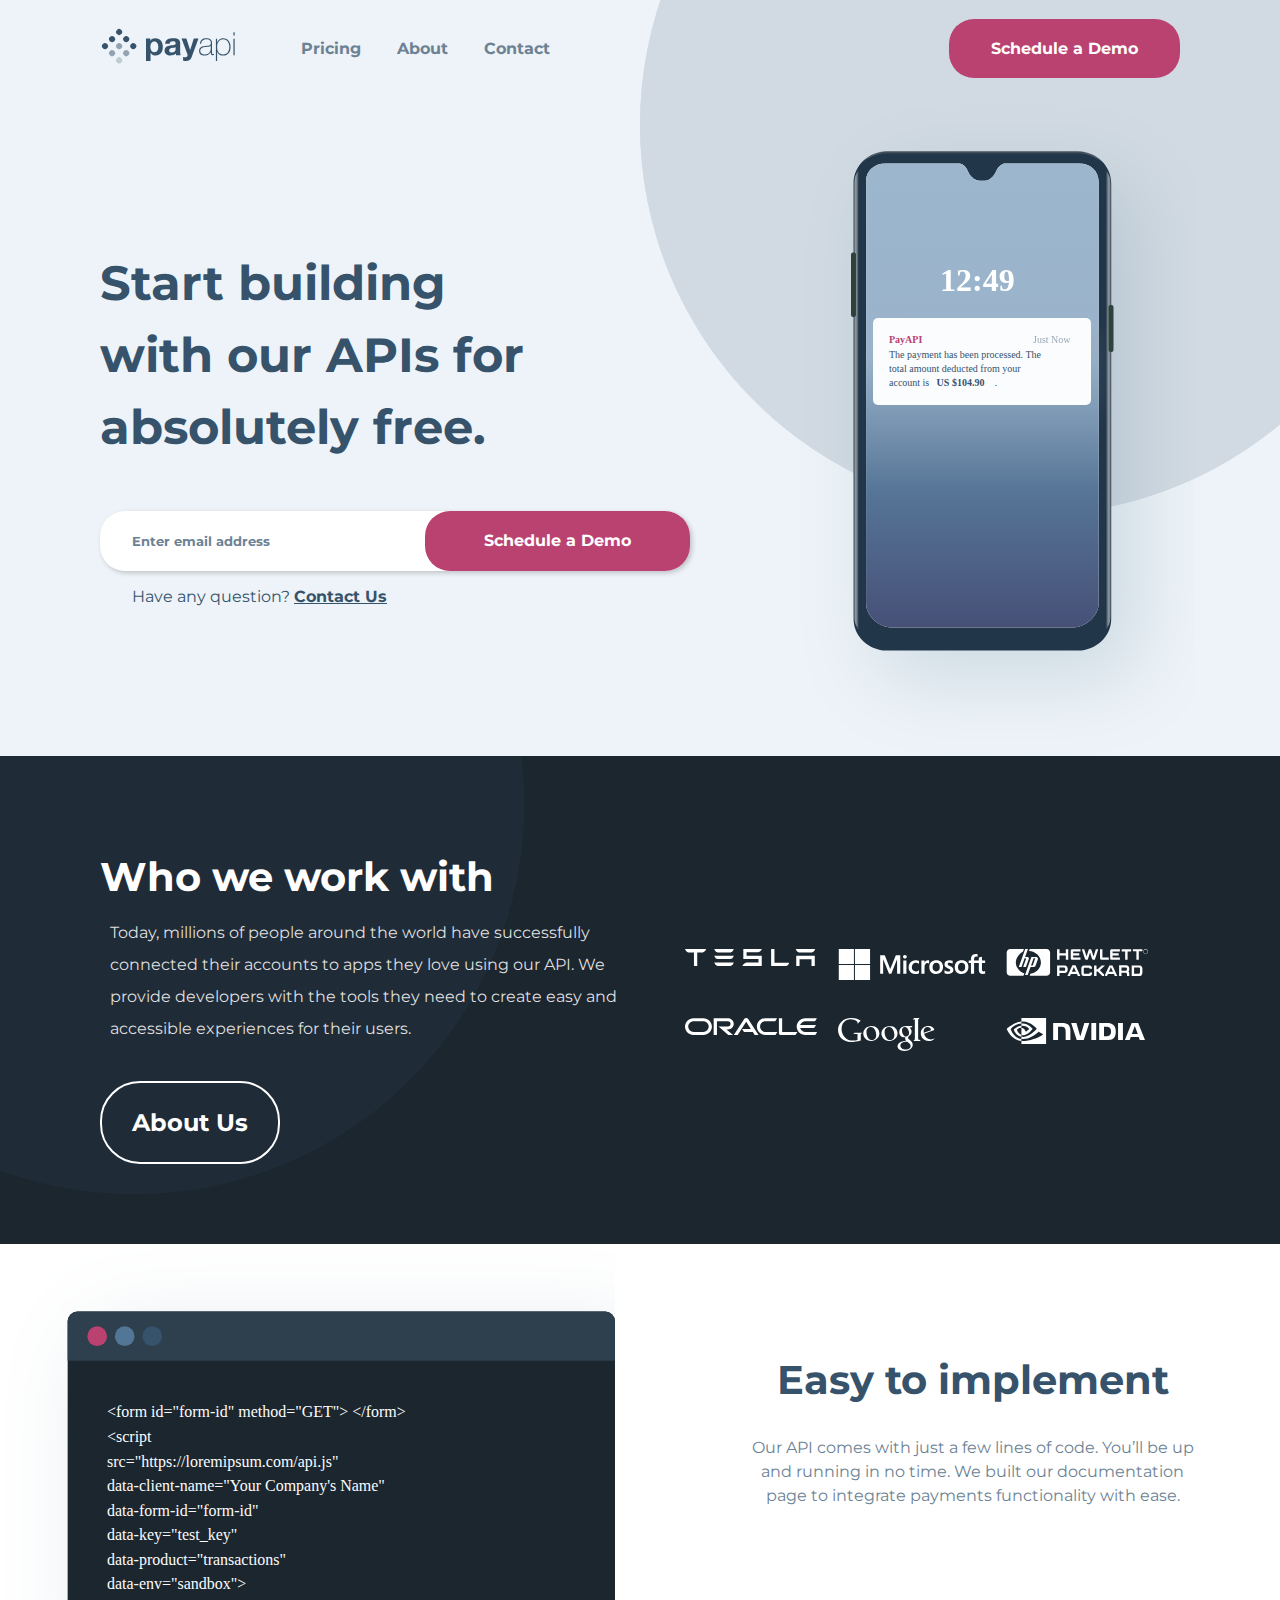
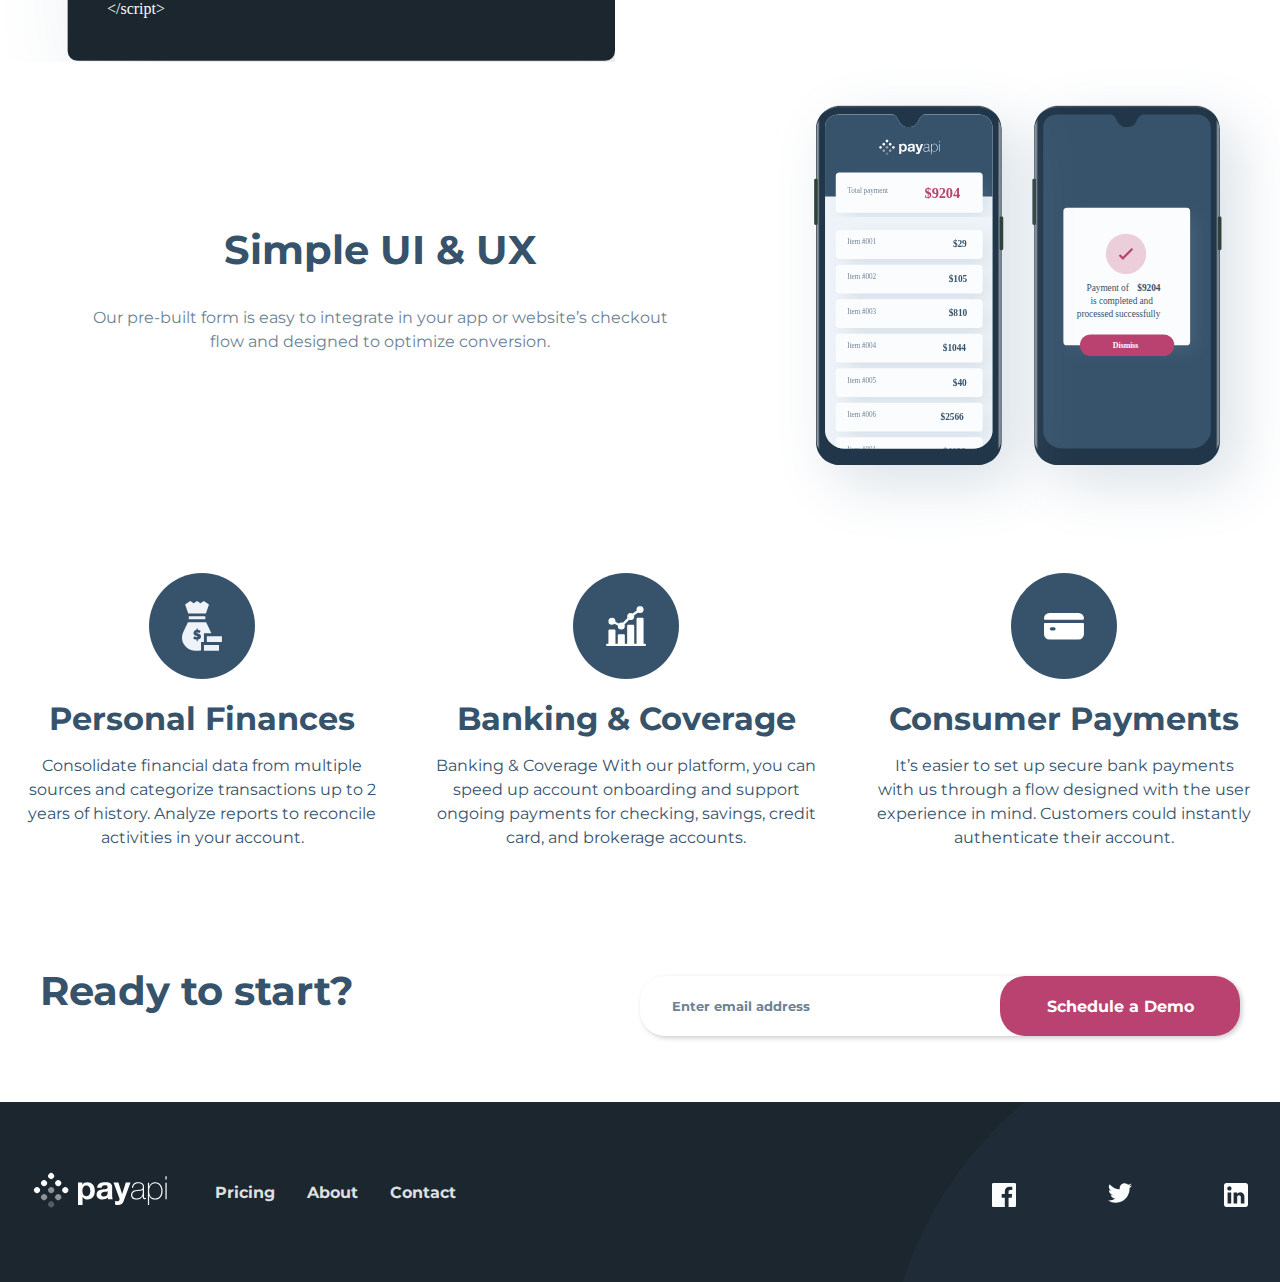
<file: index.html>
<!DOCTYPE html>
<html lang="en">
  <head>
    <meta charset="UTF-8" />
    <meta
      name="viewport"
      content="width=device-width,  initial-scale=1, minimum-scale=1"
    />
    <link
      rel="icon"
      type="image/png"
      sizes="32x32"
      href="assets/favicon-32x32.png"
    />

    <link rel="stylesheet" href="./styles/header-style.css" />
    <link rel="stylesheet" href="./styles/footer-style.css" />
    <link rel="stylesheet" href="./styles/cta-style.css" />
    <link rel="stylesheet" href="./styles/index.css" />
    <script src="./js/index.js" defer></script>
    <title>Frontend Mentor | PayAPI Website Challenge</title>
  </head>

  <body>
    <section id="top--section">
      <img
        class="top--section__bg--circle"
        src="./assets/shared/desktop/bg-pattern-circle.svg"
        alt=""
      />
      <header class="top--section__header">
        <div class="logo">
          <a href="./index.html"
            ><img src="./assets/shared/desktop/logo.svg" alt="logo"
          /></a>
        </div>
        <nav class="nav">
          <ul class="nav--items">
            <li class="nav--items__item">
              <a href="./pricing.html">Pricing</a>
            </li>
            <li class="nav--items__item"><a href="./about.html">About</a></li>
            <li class="nav--items__item"><a href="./contact.html">Contact</a></li>
          </ul>
          <button class="global--cta--btn">Schedule a Demo</button>
        </nav>
        <div class="humberger--menu">
          <img src="./assets//shared/mobile/menu.svg" alt="" />
        </div>
      </header>

      <div class="top--section__info">
        <div class="top--section__info__img--container">
          <img
            src="./assets/home/desktop/illustration-phone-mockup.svg"
            alt=""
          />
        </div>

        <div class="top--section__info__desc">
          <h1>
            Start building <span class="desktop--line--break"></span>with our
            <span class="line--break"></span>APIs for
            <span class="desktop--line--break"></span> absolutely
            <span class="line--break"></span>free.
          </h1>
          <div class="global--input--form">
            <input
              type="email"
              name="email"
              id="email"
              placeholder="Enter email address"
            />

            <button class="global--cta--btn">Schedule a Demo</button>
          </div>
          <div class="top--section__info__desc__contact--us">
            <span>Have any question?</span>
            <a href="#">Contact Us</a>
          </div>
        </div>
      </div>
    </section>

    <section id="our--partner">
      <img
        class="our--partner__bg--circle"
        src="./assets/shared/desktop/bg-pattern-circle.svg"
        alt=""
      />
      <div class="our-partner__info">
        <h1>Who we work with</h1>
        <p>
          Today, millions of people around the world have successfully connected
          their accounts to apps they love using our API. We provide developers
          with the tools they need to create easy and accessible experiences for
          their users.
        </p>

        <button>About Us</button>
      </div>
      <div class="our--partner__logos">
        <img src="./assets/shared/desktop/tesla.svg" alt="Tesla" />
        <img src="./assets/shared/desktop/microsoft.svg" alt="Microsoft" />
        <img src="./assets/shared/desktop/hewlett-packard.svg" alt="Hewlett" />
        <img src="./assets/shared/desktop/oracle.svg" alt="Oracle" />
        <img src="./assets/shared/desktop/google.svg" alt="Google" />
        <img src="./assets/shared/desktop/nvidia.svg" alt="Nvidia" />
      </div>
    </section>

    <section id="features">
      <div class="features__easy--implemention">
        <div class="features__easy--implemention__img">
          <img
            src="./assets/home/desktop/illustration-easy-to-implement.svg"
            alt="easy to implement"
          />
        </div>
        <div class="features__easy--implemention__info">
          <h1>Easy to implement</h1>
          <p>
            Our API comes with just a few lines of code. You’ll be up and
            running in no time. We built our documentation page to integrate
            payments functionality with ease.
          </p>
        </div>
      </div>

      <div class="features__simple--ui">
        <div class="features__simple--ui__info">
          <h1>Simple UI & UX</h1>
          <p>
            Our pre-built form is easy to integrate in your app or website’s
            checkout flow and designed to optimize conversion.
          </p>
        </div>

        <div class="features__simple--ui__img">
          <img
            src="./assets/home/desktop/illustration-simple-ui.svg"
            alt="Simple UI"
          />
        </div>
      </div>

      <div class="features__advantage">
        <div class="features__advantage__finances">
          <div class="features__advantage__finances--img">
            <img
              src="./assets/home/desktop/icon-personal-finances.svg"
              alt="finances"
            />
          </div>
          <h1>Personal Finances</h1>
          <p>
            Consolidate financial data from multiple sources and categorize
            transactions up to 2 years of history. Analyze reports to reconcile
            activities in your account.
          </p>
        </div>

        <div class="features__advantage__banking--overage">
          <div class="features__advantage__banking--overage--img">
            <img
              src="./assets/home/desktop/icon-banking-and-coverage.svg"
              alt="banking and coverage"
            />
          </div>
          <h1>Banking & Coverage</h1>
          <p>
            Banking & Coverage With our platform, you can speed up account
            onboarding and support ongoing payments for checking, savings,
            credit card, and brokerage accounts.
          </p>
        </div>

        <div class="features__advantage__consumer--payments">
          <div class="features__advantage__consumer--payments__img">
            <img
              src="./assets/home/desktop/icon-consumer-payments.svg"
              alt="consumer payments"
            />
          </div>
          <h1>Consumer Payments</h1>
          <p>
            It’s easier to set up secure bank payments with us through a flow
            designed with the user experience in mind. Customers could instantly
            authenticate their account.
          </p>
        </div>
      </div>

      <div class="global__cta">
        <h1>Ready to start?</h1>
        <div class="global--input--form">
          <input
            type="email"
            name="email"
            id="email"
            placeholder="Enter email address"
          />

          <button class="global--cta--btn">Schedule a Demo</button>
        </div>
      </div>
    </section>

    <footer id="footer">
      <img
        class="footer__bg--circle"
        src="./assets/shared/desktop/bg-pattern-circle.svg"
        alt=""
      />

      <div class="footer__logo">
        <svg width="135" height="38" xmlns="http://www.w3.org/2000/svg">
          <g fill="white" fill-rule="evenodd">
            <path
              d="M50.544 33.934v-7.84h.064a5.36 5.36 0 002.128 1.84c.864.416 1.808.624 2.832.624 1.216 0 2.277-.235 3.184-.704a6.738 6.738 0 002.272-1.888 8.147 8.147 0 001.36-2.72 11.37 11.37 0 00.448-3.2c0-1.173-.15-2.299-.448-3.376-.299-1.077-.757-2.021-1.376-2.832a6.937 6.937 0 00-2.336-1.952c-.939-.49-2.059-.736-3.36-.736-1.024 0-1.963.203-2.816.608-.853.405-1.557 1.056-2.112 1.952h-.064v-2.112H46v22.336h4.544zm3.808-8.768c-.725 0-1.344-.15-1.856-.448a3.595 3.595 0 01-1.232-1.168 5.044 5.044 0 01-.672-1.68 9.192 9.192 0 01-.208-1.952c0-.683.064-1.344.192-1.984a4.98 4.98 0 01.656-1.696c.31-.49.715-.89 1.216-1.2.501-.31 1.125-.464 1.872-.464.725 0 1.339.155 1.84.464.501.31.912.715 1.232 1.216.32.501.55 1.072.688 1.712.139.64.208 1.29.208 1.952 0 .661-.064 1.312-.192 1.952-.128.64-.347 1.2-.656 1.68-.31.48-.715.87-1.216 1.168-.501.299-1.125.448-1.872.448zm15.882 3.392c1.024 0 2.027-.15 3.008-.448a5.921 5.921 0 002.56-1.568 6.52 6.52 0 00.32 1.6h4.608c-.213-.341-.363-.853-.448-1.536a17.288 17.288 0 01-.128-2.144v-8.608c0-1.003-.224-1.808-.672-2.416a4.603 4.603 0 00-1.728-1.424 7.733 7.733 0 00-2.336-.688 18.543 18.543 0 00-2.528-.176c-.917 0-1.83.09-2.736.272a7.809 7.809 0 00-2.448.912 5.448 5.448 0 00-1.792 1.696c-.47.704-.736 1.59-.8 2.656h4.544c.085-.896.384-1.536.896-1.92.512-.384 1.216-.576 2.112-.576.405 0 .784.027 1.136.08.352.053.661.16.928.32s.48.384.64.672c.16.288.24.677.24 1.168.021.47-.117.827-.416 1.072-.299.245-.704.432-1.216.56-.512.128-1.099.224-1.76.288-.661.064-1.333.15-2.016.256-.683.107-1.36.25-2.032.432a5.735 5.735 0 00-1.792.816c-.523.363-.95.848-1.28 1.456-.33.608-.496 1.381-.496 2.32 0 .853.144 1.59.432 2.208a4.17 4.17 0 001.2 1.536c.512.405 1.11.704 1.792.896a8.127 8.127 0 002.208.288zm1.696-3.008c-.363 0-.715-.032-1.056-.096a2.566 2.566 0 01-.896-.336 1.717 1.717 0 01-.608-.656c-.15-.277-.224-.619-.224-1.024 0-.427.075-.779.224-1.056.15-.277.347-.507.592-.688a2.98 2.98 0 01.864-.432c.33-.107.667-.192 1.008-.256.363-.064.725-.117 1.088-.16.363-.043.71-.096 1.04-.16.33-.064.64-.144.928-.24.288-.096.528-.23.72-.4v1.696c0 .256-.027.597-.08 1.024a3.428 3.428 0 01-.432 1.264c-.235.416-.597.773-1.088 1.072-.49.299-1.184.448-2.08.448zm13.962 8.384c1.557 0 2.773-.288 3.648-.864.874-.576 1.557-1.536 2.048-2.88L98.5 11.598h-4.704L90.18 22.926h-.064l-3.744-11.328H81.54l5.792 15.52c.128.32.192.661.192 1.024 0 .49-.144.939-.432 1.344-.288.405-.731.64-1.328.704-.448.021-.896.01-1.344-.032-.448-.043-.886-.085-1.312-.128v3.744c.469.043.933.08 1.392.112.458.032.922.048 1.392.048zm18.698-5.408c.789 0 1.514-.096 2.176-.288a6.581 6.581 0 001.776-.8c.522-.341.965-.73 1.328-1.168.362-.437.64-.901.832-1.392h.064v.864c0 .341.026.656.08.944.053.288.154.539.304.752.149.213.368.384.656.512.288.128.677.192 1.168.192.34 0 .672-.043.992-.128V26.99a5.835 5.835 0 01-.896.096c-.278 0-.491-.059-.64-.176a.961.961 0 01-.32-.464 2.357 2.357 0 01-.112-.64c-.011-.235-.016-.47-.016-.704v-9.568c0-1.259-.454-2.277-1.36-3.056-.907-.779-2.352-1.168-4.336-1.168-1.984 0-3.515.453-4.592 1.36-1.078.907-1.66 2.267-1.744 4.08h1.216c.085-1.472.58-2.57 1.488-3.296.906-.725 2.096-1.088 3.568-1.088.832 0 1.536.085 2.112.256.576.17 1.045.405 1.408.704.362.299.629.64.8 1.024.17.384.256.8.256 1.248 0 .576-.032 1.056-.096 1.44a1.64 1.64 0 01-.48.944c-.256.245-.635.437-1.136.576-.502.139-1.19.24-2.064.304l-1.888.16c-.662.064-1.35.17-2.064.32-.715.15-1.366.4-1.952.752a4.367 4.367 0 00-1.456 1.44c-.384.608-.576 1.392-.576 2.352 0 1.579.48 2.747 1.44 3.504.96.757 2.314 1.136 4.064 1.136zm.032-1.056c-1.344 0-2.4-.293-3.168-.88-.768-.587-1.152-1.488-1.152-2.704 0-.768.149-1.392.448-1.872.298-.48.688-.859 1.168-1.136a5.213 5.213 0 011.616-.592 20.778 20.778 0 011.792-.272l2.048-.192a16.93 16.93 0 002.032-.288c.608-.128 1.06-.373 1.36-.736v3.072c0 .213-.06.624-.176 1.232-.118.608-.39 1.237-.816 1.888-.427.65-1.046 1.227-1.856 1.728-.811.501-1.91.752-3.296.752zm12.49 6.56v-9.312h.063c.491 1.344 1.27 2.315 2.336 2.912 1.067.597 2.283.896 3.648.896 1.26 0 2.352-.213 3.28-.64a6.254 6.254 0 002.304-1.776c.608-.757 1.062-1.659 1.36-2.704.3-1.045.448-2.197.448-3.456 0-1.152-.149-2.25-.448-3.296-.298-1.045-.752-1.963-1.36-2.752a6.651 6.651 0 00-2.304-1.888c-.928-.47-2.02-.704-3.28-.704-.896 0-1.69.139-2.384.416a6.39 6.39 0 00-1.776 1.04c-.49.416-.885.87-1.184 1.36-.298.49-.512.939-.64 1.344h-.064v-3.776h-1.216V34.03h1.216zm6.047-6.56c-1.152 0-2.117-.208-2.896-.624a5.008 5.008 0 01-1.856-1.664c-.458-.693-.784-1.493-.976-2.4a13.637 13.637 0 01-.288-2.832c0-.981.107-1.925.32-2.832a7.152 7.152 0 011.04-2.416 5.407 5.407 0 011.872-1.696c.768-.427 1.696-.64 2.784-.64 1.11 0 2.054.219 2.832.656a5.599 5.599 0 011.904 1.728c.491.715.854 1.525 1.088 2.432.235.907.352 1.83.352 2.768 0 1.024-.122 1.99-.368 2.896-.245.907-.618 1.701-1.12 2.384a5.487 5.487 0 01-1.92 1.632c-.778.405-1.7.608-2.768.608zm11.498-18.88V5.294h-1.216V8.59h1.216zm0 19.552V11.694h-1.216v16.448h1.216z"
              fill-rule="nonzero"
            />
            <g>
              <circle
                transform="rotate(45 19.142 5)"
                cx="19.142"
                cy="5"
                r="3"
              />
              <circle
                transform="rotate(45 26.213 12.071)"
                cx="26.213"
                cy="12.071"
                r="3"
              />
              <circle
                transform="rotate(45 33.284 19.142)"
                cx="33.284"
                cy="19.142"
                r="3"
              />
              <circle
                transform="rotate(45 12.071 12.071)"
                cx="12.071"
                cy="12.071"
                r="3"
              />
              <circle
                opacity=".5"
                transform="rotate(45 19.142 19.142)"
                cx="19.142"
                cy="19.142"
                r="3"
              />
              <circle
                opacity=".5"
                transform="rotate(45 26.213 26.213)"
                cx="26.213"
                cy="26.213"
                r="3"
              />
              <circle
                transform="rotate(45 5 19.142)"
                cx="5"
                cy="19.142"
                r="3"
              />
              <circle
                opacity=".5"
                transform="rotate(45 12.071 26.213)"
                cx="12.071"
                cy="26.213"
                r="3"
              />
              <circle
                opacity=".25"
                transform="rotate(45 19.142 33.284)"
                cx="19.142"
                cy="33.284"
                r="3"
              />
            </g>
          </g>
        </svg>
      </div>

      <div class="social--link">
        <ul class="social--link__navigation--items">
          <li class="social--link__navigation--items__item">
            <a href="./pricing.html">Pricing</a>
          </li>
          <li class="social--link__navigation--items__item">
            <a href="./about.html">About</a>
          </li>
          <li class="social--link__navigation--items__item">
            <a href="./contact.html">Contact</a>
          </li>
        </ul>
        <ul class="social--link__links--items">
          <li>
            <a class="social-link-icon">
              <svg width="24" height="24" xmlns="http://www.w3.org/2000/svg">
                <path
                  d="M22.675 0H1.325C.593 0 0 .593 0 1.325v21.351C0 23.407.593 24 1.325 24H12.82v-9.294H9.692v-3.622h3.128V8.413c0-3.1 1.893-4.788 4.659-4.788 1.325 0 2.463.099 2.795.143v3.24l-1.918.001c-1.504 0-1.795.715-1.795 1.763v2.313h3.587l-.467 3.622h-3.12V24h6.116c.73 0 1.323-.593 1.323-1.325V1.325C24 .593 23.407 0 22.675 0z"
                  fill="#FBFCFE"
                  fill-rule="nonzero"
                />
              </svg>
            </a>
          </li>

          <li>
            <a class="social-link-icon">
              <svg width="24" height="20" xmlns="http://www.w3.org/2000/svg">
                <path
                  d="M24 2.557a9.83 9.83 0 01-2.828.775A4.932 4.932 0 0023.337.608a9.864 9.864 0 01-3.127 1.195A4.916 4.916 0 0016.616.248c-3.179 0-5.515 2.966-4.797 6.045A13.978 13.978 0 011.671 1.149a4.93 4.93 0 001.523 6.574 4.903 4.903 0 01-2.229-.616c-.054 2.281 1.581 4.415 3.949 4.89a4.935 4.935 0 01-2.224.084 4.928 4.928 0 004.6 3.419A9.9 9.9 0 010 17.54a13.94 13.94 0 007.548 2.212c9.142 0 14.307-7.721 13.995-14.646A10.025 10.025 0 0024 2.557z"
                  fill="#FBFCFE"
                  fill-rule="nonzero"
                />
              </svg>
            </a>
          </li>

          <li>
            <a class="social-link-icon">
              <svg width="24" height="24" xmlns="http://www.w3.org/2000/svg">
                <path
                  d="M21.6 0H2.4C1.08 0 0 1.08 0 2.4v19.2C0 22.92 1.08 24 2.4 24h19.2c1.32 0 2.4-1.08 2.4-2.4V2.4C24 1.08 22.92 0 21.6 0zM7.2 20.4H3.6V9.6h3.6v10.8zM5.4 7.56c-1.2 0-2.16-.96-2.16-2.16 0-1.2.96-2.16 2.16-2.16 1.2 0 2.16.96 2.16 2.16 0 1.2-.96 2.16-2.16 2.16zm15 12.84h-3.6v-6.36c0-.96-.84-1.8-1.8-1.8-.96 0-1.8.84-1.8 1.8v6.36H9.6V9.6h3.6v1.44c.6-.96 1.92-1.68 3-1.68 2.28 0 4.2 1.92 4.2 4.2v6.84z"
                  fill="#FFF"
                  fill-rule="nonzero"
                />
              </svg>
            </a>
          </li>
        </ul>
      </div>
    </footer>
  </body>
</html>
</file>
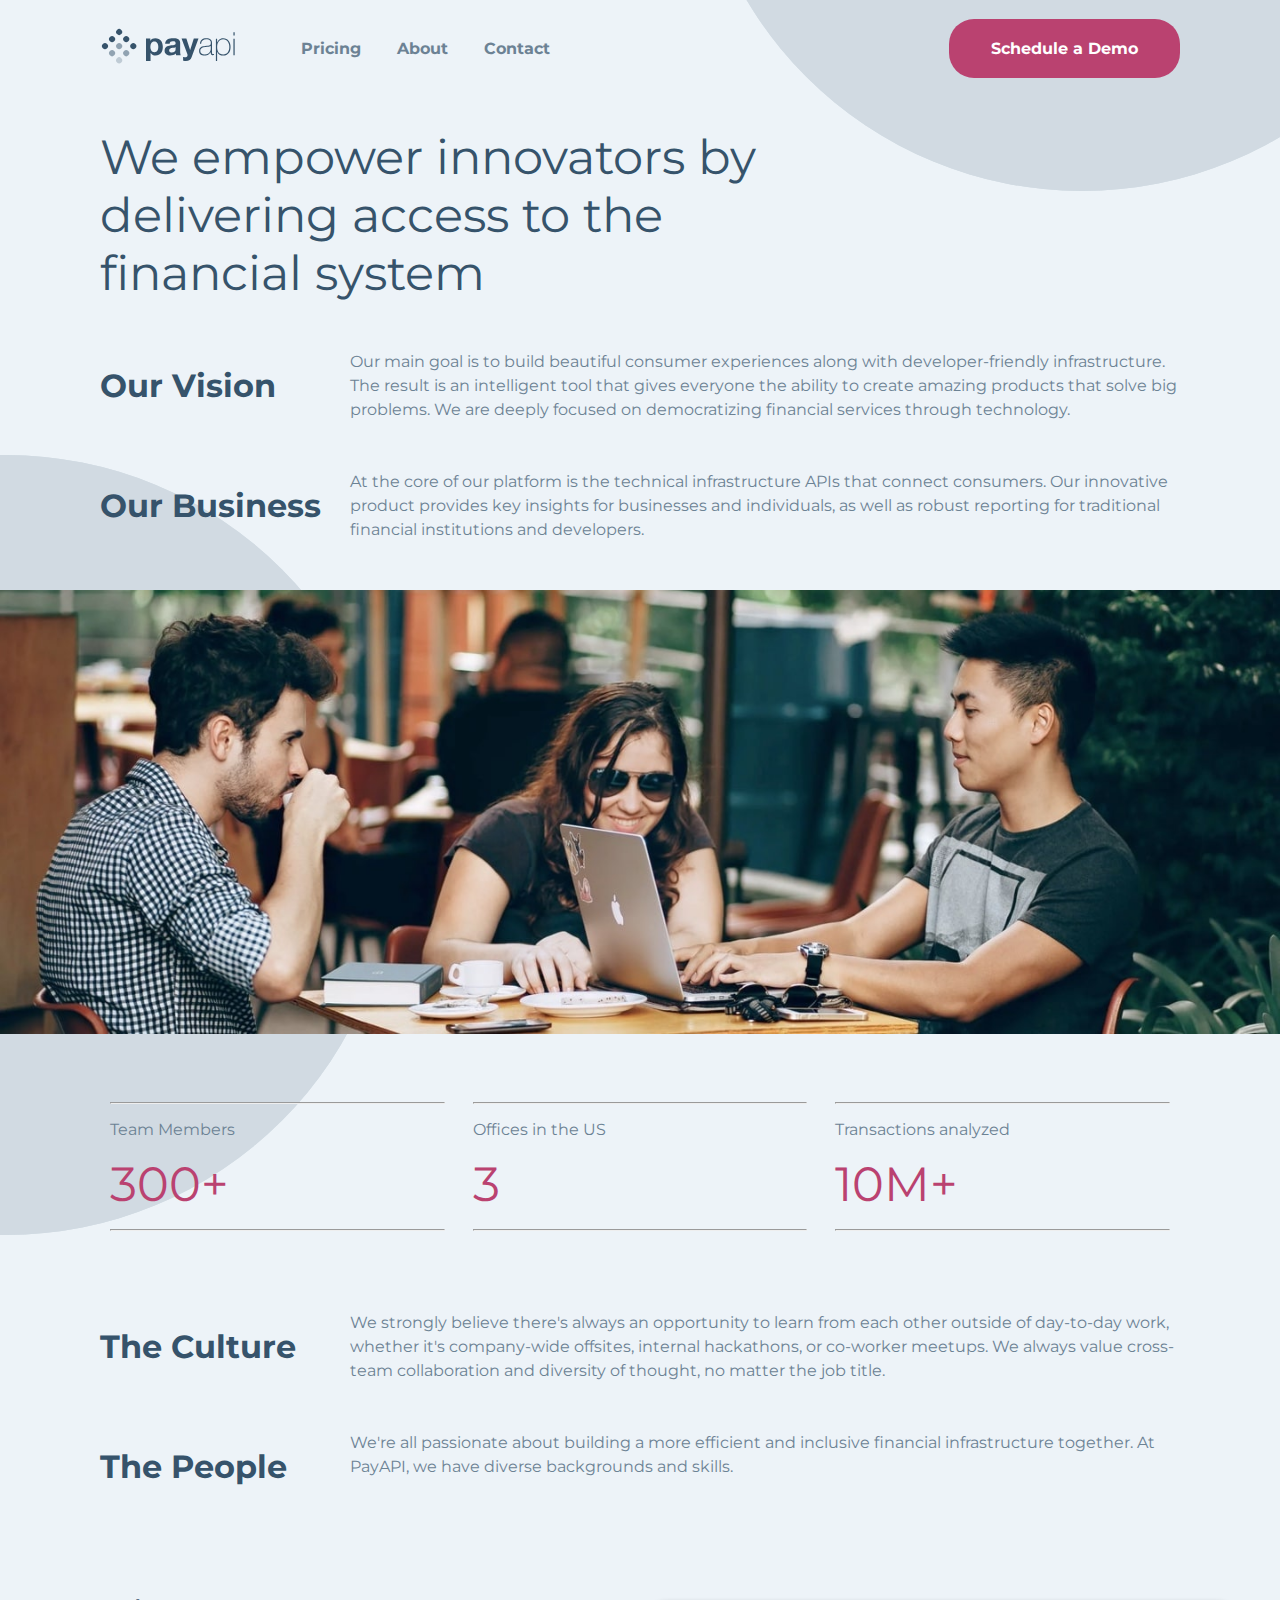
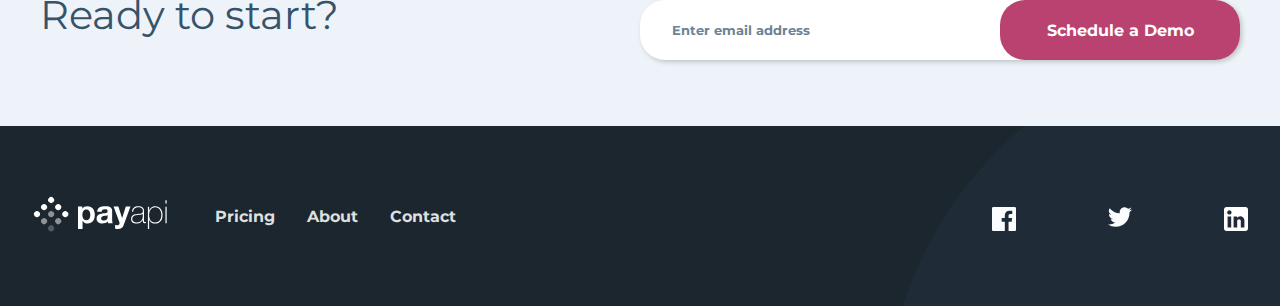
<file: about.html>
<!DOCTYPE html>
<html lang="en">
  <head>
    <meta charset="UTF-8" />
    <meta
      name="viewport"
      content="width=device-width,  initial-scale=1, minimum-scale=1"
    />
    <link
      rel="icon"
      type="image/png"
      sizes="32x32"
      href="assets/favicon-32x32.png"
    />
    <link rel="stylesheet" href="./styles/header-style.css" />
    <link rel="stylesheet" href="./styles/footer-style.css" />
    <link rel="stylesheet" href="./styles/cta-style.css" />
    <link rel="stylesheet" href="./styles/about-style.css" />

    <title>Frontend Mentor | PayAPI Website Challenge</title>
    <script src="./js/index.js" defer></script>
  </head>

  <body>
    <img
      class="bg-circle"
      src="./assets/shared/desktop/bg-pattern-circle.svg"
      alt=""
    />

    <header class="top--section__header">
      <div class="logo">
        <a href="./index.html"
          ><img src="./assets/shared/desktop/logo.svg" alt="logo"
        /></a>
      </div>
      <nav class="nav">
        <ul class="nav--items">
          <li class="nav--items__item">
            <a href="./pricing.html">Pricing</a>
          </li>
          <li class="nav--items__item"><a href="./about.html">About</a></li>
          <li class="nav--items__item"><a href="./contact.html">Contact</a></li>
        </ul>
        <button class="global--cta--btn">Schedule a Demo</button>
      </nav>
      <div class="humberger--menu">
        <img src="./assets//shared/mobile/menu.svg" alt="" />
      </div>
    </header>

    <main>
      <h1 class="top--title">
        We empower innovators by <span class="line-break"></span>delivering
        access to the <span class="line-break"></span>financial system
      </h1>
      <section class="about--us">
        <div class="about--us__items">
          <div class="about--us__item">
            <h1>Our Vision</h1>
            <p>
              Our main goal is to build beautiful consumer experiences along
              with developer-friendly infrastructure. The result is an
              intelligent tool that gives everyone the ability to create amazing
              products that solve big problems. We are deeply focused on
              democratizing financial services through technology.
            </p>
          </div>

          <div class="about--us__item">
            <h1>Our Business</h1>
            <p>
              At the core of our platform is the technical infrastructure APIs
              that connect consumers. Our innovative product provides key
              insights for businesses and individuals, as well as robust
              reporting for traditional financial institutions and developers.
            </p>
          </div>
        </div>

        <div class="about--us__img">
          <img
            class="about--us__img__bg--circle"
            src="./assets/shared/desktop/bg-pattern-circle.svg"
            alt=""
          />
          <img
            class="about--us__img__main--img"
            src="./assets/about/desktop/image-team-members.jpg"
            alt=""
          />
        </div>

        <div class="about--us__numbers">
          <div class="about--us__numbers__item">
            <hr />
            <p>Team Members</p>
            <h1>300+</h1>
            <hr class="hide" />
          </div>

          <div class="about--us__numbers__item">
            <hr class="hide" />
            <p>Offices in the US</p>
            <h1>3</h1>
            <hr class="hide" />
          </div>

          <div class="about--us__numbers__item">
            <hr class="hide" />
            <p>Transactions analyzed</p>
            <h1>10M+</h1>
            <hr />
          </div>
        </div>

        <div class="about--us__items">
          <div class="about--us__item">
            <h1>The Culture</h1>
            <p>
              We strongly believe there's always an opportunity to learn from
              each other outside of day-to-day work, whether it's company-wide
              offsites, internal hackathons, or co-worker meetups. We always
              value cross-team collaboration and diversity of thought, no matter
              the job title.
            </p>
          </div>

          <div class="about--us__item">
            <h1>The People</h1>
            <p>
              We're all passionate about building a more efficient and inclusive
              financial infrastructure together. At PayAPI, we have diverse
              backgrounds and skills.
            </p>
          </div>
        </div>
      </section>
    </main>

    <section class="global__cta">
      <h1>Ready to start?</h1>
      <div class="global--input--form">
        <input
          type="email"
          name="email"
          id="email"
          placeholder="Enter email address"
        />
        <button class="global--cta--btn">Schedule a Demo</button>
      </div>
    </section>

    <footer id="footer">
      <img
        class="footer__bg--circle"
        src="./assets/shared/desktop/bg-pattern-circle.svg"
        alt=""
      />

      <div class="footer__logo">
        <svg width="135" height="38" xmlns="http://www.w3.org/2000/svg">
          <g fill="white" fill-rule="evenodd">
            <path
              d="M50.544 33.934v-7.84h.064a5.36 5.36 0 002.128 1.84c.864.416 1.808.624 2.832.624 1.216 0 2.277-.235 3.184-.704a6.738 6.738 0 002.272-1.888 8.147 8.147 0 001.36-2.72 11.37 11.37 0 00.448-3.2c0-1.173-.15-2.299-.448-3.376-.299-1.077-.757-2.021-1.376-2.832a6.937 6.937 0 00-2.336-1.952c-.939-.49-2.059-.736-3.36-.736-1.024 0-1.963.203-2.816.608-.853.405-1.557 1.056-2.112 1.952h-.064v-2.112H46v22.336h4.544zm3.808-8.768c-.725 0-1.344-.15-1.856-.448a3.595 3.595 0 01-1.232-1.168 5.044 5.044 0 01-.672-1.68 9.192 9.192 0 01-.208-1.952c0-.683.064-1.344.192-1.984a4.98 4.98 0 01.656-1.696c.31-.49.715-.89 1.216-1.2.501-.31 1.125-.464 1.872-.464.725 0 1.339.155 1.84.464.501.31.912.715 1.232 1.216.32.501.55 1.072.688 1.712.139.64.208 1.29.208 1.952 0 .661-.064 1.312-.192 1.952-.128.64-.347 1.2-.656 1.68-.31.48-.715.87-1.216 1.168-.501.299-1.125.448-1.872.448zm15.882 3.392c1.024 0 2.027-.15 3.008-.448a5.921 5.921 0 002.56-1.568 6.52 6.52 0 00.32 1.6h4.608c-.213-.341-.363-.853-.448-1.536a17.288 17.288 0 01-.128-2.144v-8.608c0-1.003-.224-1.808-.672-2.416a4.603 4.603 0 00-1.728-1.424 7.733 7.733 0 00-2.336-.688 18.543 18.543 0 00-2.528-.176c-.917 0-1.83.09-2.736.272a7.809 7.809 0 00-2.448.912 5.448 5.448 0 00-1.792 1.696c-.47.704-.736 1.59-.8 2.656h4.544c.085-.896.384-1.536.896-1.92.512-.384 1.216-.576 2.112-.576.405 0 .784.027 1.136.08.352.053.661.16.928.32s.48.384.64.672c.16.288.24.677.24 1.168.021.47-.117.827-.416 1.072-.299.245-.704.432-1.216.56-.512.128-1.099.224-1.76.288-.661.064-1.333.15-2.016.256-.683.107-1.36.25-2.032.432a5.735 5.735 0 00-1.792.816c-.523.363-.95.848-1.28 1.456-.33.608-.496 1.381-.496 2.32 0 .853.144 1.59.432 2.208a4.17 4.17 0 001.2 1.536c.512.405 1.11.704 1.792.896a8.127 8.127 0 002.208.288zm1.696-3.008c-.363 0-.715-.032-1.056-.096a2.566 2.566 0 01-.896-.336 1.717 1.717 0 01-.608-.656c-.15-.277-.224-.619-.224-1.024 0-.427.075-.779.224-1.056.15-.277.347-.507.592-.688a2.98 2.98 0 01.864-.432c.33-.107.667-.192 1.008-.256.363-.064.725-.117 1.088-.16.363-.043.71-.096 1.04-.16.33-.064.64-.144.928-.24.288-.096.528-.23.72-.4v1.696c0 .256-.027.597-.08 1.024a3.428 3.428 0 01-.432 1.264c-.235.416-.597.773-1.088 1.072-.49.299-1.184.448-2.08.448zm13.962 8.384c1.557 0 2.773-.288 3.648-.864.874-.576 1.557-1.536 2.048-2.88L98.5 11.598h-4.704L90.18 22.926h-.064l-3.744-11.328H81.54l5.792 15.52c.128.32.192.661.192 1.024 0 .49-.144.939-.432 1.344-.288.405-.731.64-1.328.704-.448.021-.896.01-1.344-.032-.448-.043-.886-.085-1.312-.128v3.744c.469.043.933.08 1.392.112.458.032.922.048 1.392.048zm18.698-5.408c.789 0 1.514-.096 2.176-.288a6.581 6.581 0 001.776-.8c.522-.341.965-.73 1.328-1.168.362-.437.64-.901.832-1.392h.064v.864c0 .341.026.656.08.944.053.288.154.539.304.752.149.213.368.384.656.512.288.128.677.192 1.168.192.34 0 .672-.043.992-.128V26.99a5.835 5.835 0 01-.896.096c-.278 0-.491-.059-.64-.176a.961.961 0 01-.32-.464 2.357 2.357 0 01-.112-.64c-.011-.235-.016-.47-.016-.704v-9.568c0-1.259-.454-2.277-1.36-3.056-.907-.779-2.352-1.168-4.336-1.168-1.984 0-3.515.453-4.592 1.36-1.078.907-1.66 2.267-1.744 4.08h1.216c.085-1.472.58-2.57 1.488-3.296.906-.725 2.096-1.088 3.568-1.088.832 0 1.536.085 2.112.256.576.17 1.045.405 1.408.704.362.299.629.64.8 1.024.17.384.256.8.256 1.248 0 .576-.032 1.056-.096 1.44a1.64 1.64 0 01-.48.944c-.256.245-.635.437-1.136.576-.502.139-1.19.24-2.064.304l-1.888.16c-.662.064-1.35.17-2.064.32-.715.15-1.366.4-1.952.752a4.367 4.367 0 00-1.456 1.44c-.384.608-.576 1.392-.576 2.352 0 1.579.48 2.747 1.44 3.504.96.757 2.314 1.136 4.064 1.136zm.032-1.056c-1.344 0-2.4-.293-3.168-.88-.768-.587-1.152-1.488-1.152-2.704 0-.768.149-1.392.448-1.872.298-.48.688-.859 1.168-1.136a5.213 5.213 0 011.616-.592 20.778 20.778 0 011.792-.272l2.048-.192a16.93 16.93 0 002.032-.288c.608-.128 1.06-.373 1.36-.736v3.072c0 .213-.06.624-.176 1.232-.118.608-.39 1.237-.816 1.888-.427.65-1.046 1.227-1.856 1.728-.811.501-1.91.752-3.296.752zm12.49 6.56v-9.312h.063c.491 1.344 1.27 2.315 2.336 2.912 1.067.597 2.283.896 3.648.896 1.26 0 2.352-.213 3.28-.64a6.254 6.254 0 002.304-1.776c.608-.757 1.062-1.659 1.36-2.704.3-1.045.448-2.197.448-3.456 0-1.152-.149-2.25-.448-3.296-.298-1.045-.752-1.963-1.36-2.752a6.651 6.651 0 00-2.304-1.888c-.928-.47-2.02-.704-3.28-.704-.896 0-1.69.139-2.384.416a6.39 6.39 0 00-1.776 1.04c-.49.416-.885.87-1.184 1.36-.298.49-.512.939-.64 1.344h-.064v-3.776h-1.216V34.03h1.216zm6.047-6.56c-1.152 0-2.117-.208-2.896-.624a5.008 5.008 0 01-1.856-1.664c-.458-.693-.784-1.493-.976-2.4a13.637 13.637 0 01-.288-2.832c0-.981.107-1.925.32-2.832a7.152 7.152 0 011.04-2.416 5.407 5.407 0 011.872-1.696c.768-.427 1.696-.64 2.784-.64 1.11 0 2.054.219 2.832.656a5.599 5.599 0 011.904 1.728c.491.715.854 1.525 1.088 2.432.235.907.352 1.83.352 2.768 0 1.024-.122 1.99-.368 2.896-.245.907-.618 1.701-1.12 2.384a5.487 5.487 0 01-1.92 1.632c-.778.405-1.7.608-2.768.608zm11.498-18.88V5.294h-1.216V8.59h1.216zm0 19.552V11.694h-1.216v16.448h1.216z"
              fill-rule="nonzero"
            />
            <g>
              <circle
                transform="rotate(45 19.142 5)"
                cx="19.142"
                cy="5"
                r="3"
              />
              <circle
                transform="rotate(45 26.213 12.071)"
                cx="26.213"
                cy="12.071"
                r="3"
              />
              <circle
                transform="rotate(45 33.284 19.142)"
                cx="33.284"
                cy="19.142"
                r="3"
              />
              <circle
                transform="rotate(45 12.071 12.071)"
                cx="12.071"
                cy="12.071"
                r="3"
              />
              <circle
                opacity=".5"
                transform="rotate(45 19.142 19.142)"
                cx="19.142"
                cy="19.142"
                r="3"
              />
              <circle
                opacity=".5"
                transform="rotate(45 26.213 26.213)"
                cx="26.213"
                cy="26.213"
                r="3"
              />
              <circle
                transform="rotate(45 5 19.142)"
                cx="5"
                cy="19.142"
                r="3"
              />
              <circle
                opacity=".5"
                transform="rotate(45 12.071 26.213)"
                cx="12.071"
                cy="26.213"
                r="3"
              />
              <circle
                opacity=".25"
                transform="rotate(45 19.142 33.284)"
                cx="19.142"
                cy="33.284"
                r="3"
              />
            </g>
          </g>
        </svg>
      </div>

      <div class="social--link">
        <ul class="social--link__navigation--items">
          <li class="social--link__navigation--items__item">
            <a href="./pricing.html">Pricing</a>
          </li>
          <li class="social--link__navigation--items__item">
            <a href="./about.html">About</a>
          </li>
          <li class="social--link__navigation--items__item">
            <a href="./contact.html">Contact</a>
          </li>
        </ul>
        <ul class="social--link__links--items">
          <li>
            <a class="social-link-icon">
              <svg width="24" height="24" xmlns="http://www.w3.org/2000/svg">
                <path
                  d="M22.675 0H1.325C.593 0 0 .593 0 1.325v21.351C0 23.407.593 24 1.325 24H12.82v-9.294H9.692v-3.622h3.128V8.413c0-3.1 1.893-4.788 4.659-4.788 1.325 0 2.463.099 2.795.143v3.24l-1.918.001c-1.504 0-1.795.715-1.795 1.763v2.313h3.587l-.467 3.622h-3.12V24h6.116c.73 0 1.323-.593 1.323-1.325V1.325C24 .593 23.407 0 22.675 0z"
                  fill="#FBFCFE"
                  fill-rule="nonzero"
                />
              </svg>
            </a>
          </li>

          <li>
            <a class="social-link-icon">
              <svg width="24" height="20" xmlns="http://www.w3.org/2000/svg">
                <path
                  d="M24 2.557a9.83 9.83 0 01-2.828.775A4.932 4.932 0 0023.337.608a9.864 9.864 0 01-3.127 1.195A4.916 4.916 0 0016.616.248c-3.179 0-5.515 2.966-4.797 6.045A13.978 13.978 0 011.671 1.149a4.93 4.93 0 001.523 6.574 4.903 4.903 0 01-2.229-.616c-.054 2.281 1.581 4.415 3.949 4.89a4.935 4.935 0 01-2.224.084 4.928 4.928 0 004.6 3.419A9.9 9.9 0 010 17.54a13.94 13.94 0 007.548 2.212c9.142 0 14.307-7.721 13.995-14.646A10.025 10.025 0 0024 2.557z"
                  fill="#FBFCFE"
                  fill-rule="nonzero"
                />
              </svg>
            </a>
          </li>

          <li>
            <a class="social-link-icon">
              <svg width="24" height="24" xmlns="http://www.w3.org/2000/svg">
                <path
                  d="M21.6 0H2.4C1.08 0 0 1.08 0 2.4v19.2C0 22.92 1.08 24 2.4 24h19.2c1.32 0 2.4-1.08 2.4-2.4V2.4C24 1.08 22.92 0 21.6 0zM7.2 20.4H3.6V9.6h3.6v10.8zM5.4 7.56c-1.2 0-2.16-.96-2.16-2.16 0-1.2.96-2.16 2.16-2.16 1.2 0 2.16.96 2.16 2.16 0 1.2-.96 2.16-2.16 2.16zm15 12.84h-3.6v-6.36c0-.96-.84-1.8-1.8-1.8-.96 0-1.8.84-1.8 1.8v6.36H9.6V9.6h3.6v1.44c.6-.96 1.92-1.68 3-1.68 2.28 0 4.2 1.92 4.2 4.2v6.84z"
                  fill="#FFF"
                  fill-rule="nonzero"
                />
              </svg>
            </a>
          </li>
        </ul>
      </div>
    </footer>
  </body>
</html>
</file>
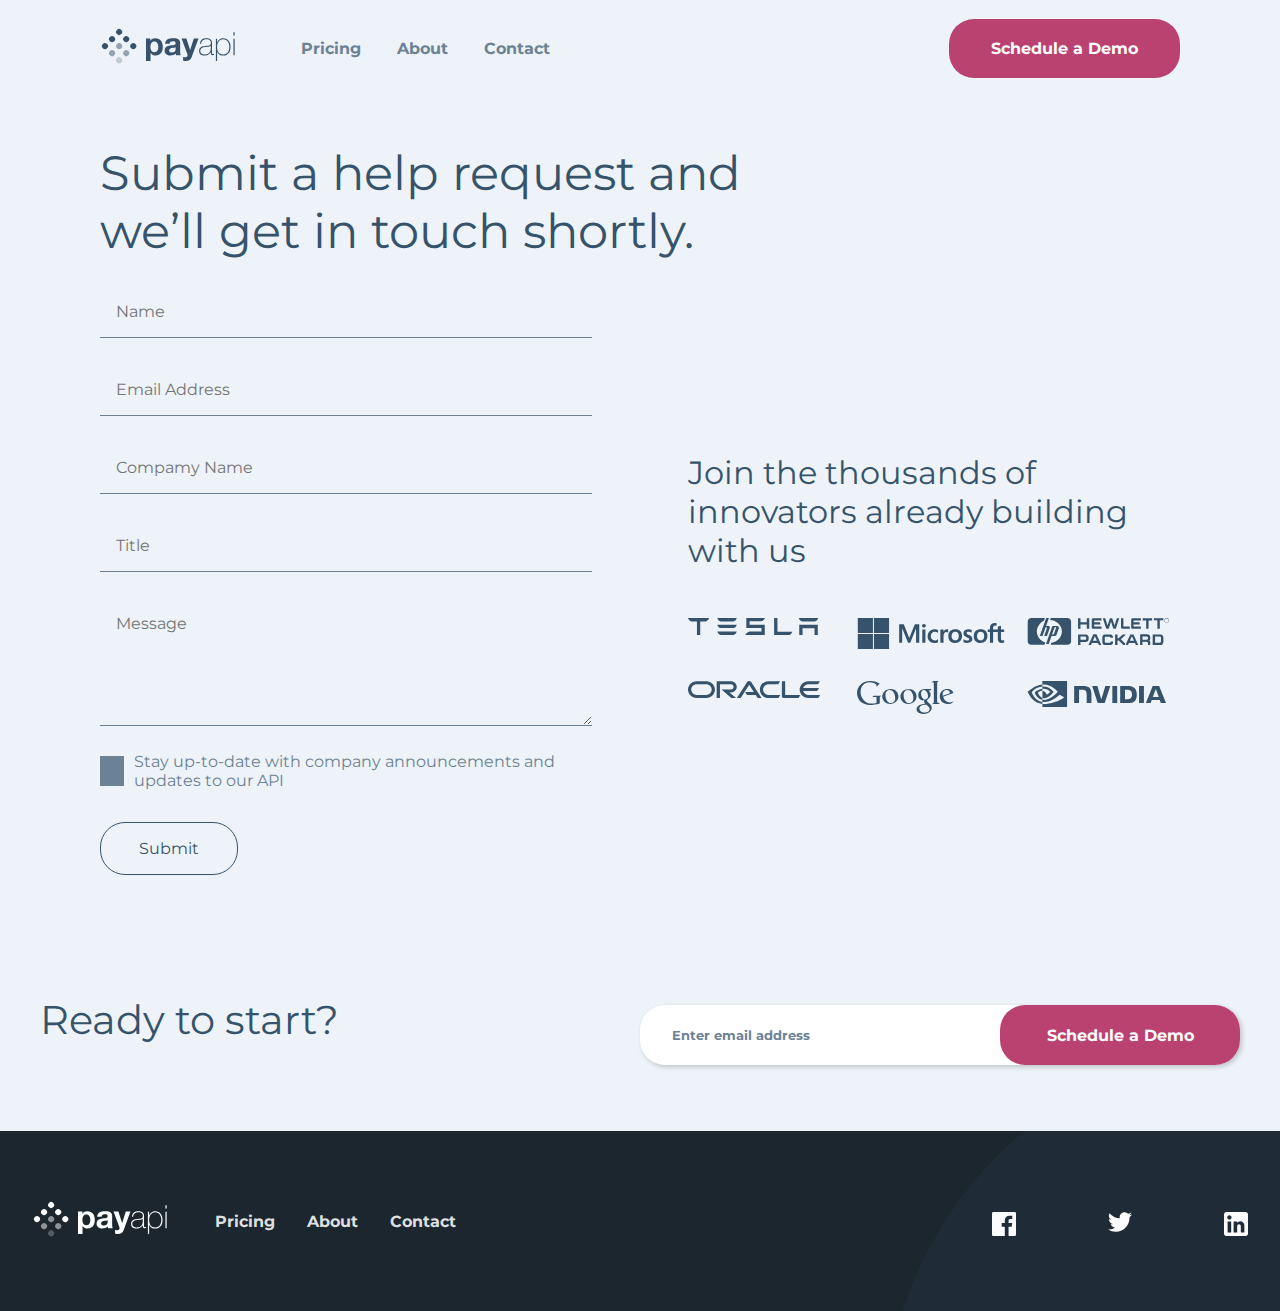
<file: contact.html>
<!DOCTYPE html>
<html lang="en">
  <head>
    <meta charset="UTF-8" />
    <meta
      name="viewport"
      content="width=device-width,  initial-scale=1, minimum-scale=1"
    />
    <link
      rel="icon"
      type="image/png"
      sizes="32x32"
      href="assets/favicon-32x32.png"
    />
    <link rel="stylesheet" href="./styles/header-style.css" />
    <link rel="stylesheet" href="./styles/footer-style.css" />
    <link rel="stylesheet" href="./styles/cta-style.css" />
    <link rel="stylesheet" href="./styles/contact-style.css" />

    <script src="./js/index.js" defer></script>
    <title>Frontend Mentor | PayAPI Website Challenge</title>
  </head>

  <body>
    <header class="top--section__header">
      <div class="logo">
        <a href="./index.html"
          ><img src="./assets/shared/desktop/logo.svg" alt="logo"
        /></a>
      </div>
      <nav class="nav">
        <ul class="nav--items">
          <li class="nav--items__item">
            <a href="./pricing.html">Pricing</a>
          </li>
          <li class="nav--items__item"><a href="./about.html">About</a></li>
          <li class="nav--items__item"><a href="./contact.html">Contact</a></li>
        </ul>
        <button class="global--cta--btn">Schedule a Demo</button>
      </nav>
      <div class="humberger--menu">
        <img src="./assets//shared/mobile/menu.svg" alt="" />
      </div>
    </header>

    <main>
      <h1 class="top-title">
        Submit a help request and <span class="line-break"></span>we’ll get in
        touch shortly.
      </h1>

      <section id="contact--us">
        <form class="contact--us__form">
          <input
            type="text"
            name="name"
            id="name"
            placeholder="Name"
            required
          />
          <input
            type="email"
            name="email"
            id="email"
            placeholder="Email Address"
            required
          />
          <input
            type="text"
            name="compamy-name"
            id="compamy-name"
            placeholder="Compamy Name"
          />
          <input type="text" name="title" id="title" placeholder="Title" />

          <textarea
            name="message"
            id="message"
            cols="30"
            rows="5"
            placeholder="Message"
          ></textarea>

          <div class="contact--us__checkbox">
            <input type="checkbox" name="checkbox" id="checkbox" />
            <span
              >Stay up-to-date with company announcements and updates to our
              API</span
            >
          </div>

          <button type="submit">Submit</button>
        </form>

        <div class="contact--us__our--partner">
          <h1>Join the thousands of innovators already building with us</h1>
          <div class="contact--us__our--partner__logos">
            <!-- Tesla -->
            <svg width="131" height="17" xmlns="http://www.w3.org/2000/svg">
              <path
                d="M89.447.047v13.628h14.74c-.375 1.405-1.264 2.623-2.902 3.325h-15.16V.047h3.322zm-12.588 0c-.374 1.452-1.825 2.81-3.603 3.325H61.558l.047 3.372h15.16V17H57.347c.796-1.64 2.387-2.904 4.259-3.419H73.49V10.07H58.33V.047zM21.196 0v.047c-.371 1.503-1.623 2.912-3.386 3.381h-5.287l-.279.094V17H8.951V3.522l-.278-.094H3.386C1.67 3.052.37 1.55 0 .047L21.196 0zm108.586 6.744V17h-3.275v-6.837h-11.98V17h-3.275V6.744h18.53zM48.783 13.58c-.327 1.499-1.637 3.091-3.416 3.419H32.733c-1.778-.328-3.088-1.92-3.462-3.419zm0-6.884c-.327 1.499-1.637 3.09-3.416 3.419H32.733c-1.778-.375-3.088-1.92-3.462-3.419zM130.203 0c-.374 1.499-1.637 3.09-3.416 3.419h-12.634c-1.731-.375-3.041-1.92-3.416-3.419zm-81.42 0c-.327 1.499-1.637 3.09-3.416 3.419H32.733c-1.778-.375-3.088-1.92-3.462-3.419z"
                fill="#36536b"
                fill-rule="nonzero"
              />
            </svg>
            <!-- microsoft -->
            <svg width="148" height="31" xmlns="http://www.w3.org/2000/svg">
              <path
                class="logo"
                d="M15.922 16v15H.782V16h15.14zm16.149 0v15H16.93V16h15.14zm79.549-4.777c.457 0 .983.054 1.562.16.582.107 1.061.238 1.425.392l.05.021v2.858l-.13-.087a5.195 5.195 0 00-1.403-.642 5.593 5.593 0 00-1.607-.244c-.57 0-1.023.127-1.35.376-.323.248-.48.554-.48.936 0 .432.127.772.378 1.013.261.25.894.574 1.881.965 1.24.493 2.128 1.05 2.64 1.659.516.612.777 1.372.777 2.258 0 1.228-.486 2.232-1.444 2.985-.953.748-2.258 1.127-3.88 1.127-.525 0-1.13-.07-1.795-.205-.667-.135-1.232-.308-1.681-.512l-.049-.022v-3.014l.132.094a6.547 6.547 0 001.776.888c.639.208 1.222.313 1.733.313 1.38 0 2.05-.43 2.05-1.313 0-.31-.067-.561-.197-.745-.134-.187-.371-.38-.706-.572-.342-.195-.88-.443-1.603-.736-.86-.365-1.508-.723-1.928-1.065a3.28 3.28 0 01-.948-1.221c-.204-.465-.308-1.013-.308-1.63 0-1.187.482-2.168 1.431-2.916.944-.744 2.18-1.12 3.674-1.12zM137.763 5c.734 0 1.327.078 1.762.232l.055.02v2.656l-.117-.052a3.424 3.424 0 00-1.379-.31c-.623 0-1.111.198-1.453.586-.344.394-.519.983-.519 1.753v1.655h4.704V8.57l.059-.018 2.98-.9.106-.032v3.92h3.173v2.521h-3.172v6.205c0 .795.144 1.364.43 1.689.281.322.735.485 1.35.485.162 0 .373-.035.626-.105.25-.069.465-.161.637-.274l.13-.084v2.544l-.042.025c-.19.106-.51.206-.981.306a6.562 6.562 0 01-1.347.148c-2.62 0-3.95-1.409-3.95-4.189v-6.75h-4.703v10.622h-3.171V14.06h-2.21V11.54h2.21V9.72c0-.913.204-1.739.607-2.454a4.246 4.246 0 011.716-1.673c.733-.394 1.574-.593 2.5-.593zm-13.973 6.223c2.07 0 3.71.608 4.877 1.806 1.166 1.198 1.757 2.865 1.757 4.955 0 2.116-.63 3.833-1.873 5.102-1.243 1.27-2.953 1.913-5.082 1.913-2.043 0-3.694-.61-4.907-1.817-1.214-1.206-1.829-2.86-1.829-4.919 0-2.166.63-3.9 1.873-5.152 1.244-1.253 2.988-1.888 5.184-1.888zm-25.402 0c2.069 0 3.71.608 4.876 1.806 1.166 1.198 1.758 2.865 1.758 4.955 0 2.116-.63 3.833-1.873 5.102-1.243 1.27-2.953 1.913-5.082 1.913-2.043 0-3.694-.61-4.907-1.817-1.214-1.206-1.83-2.86-1.83-4.919 0-2.166.631-3.9 1.874-5.152 1.243-1.253 2.988-1.888 5.184-1.888zm-20.614 0c.56 0 1.148.062 1.75.186.606.123 1.093.286 1.45.483l.043.024V14.9l-.132-.094c-.95-.68-1.953-1.023-2.982-1.023-1.204 0-2.193.402-2.939 1.196-.748.797-1.127 1.876-1.127 3.208 0 1.324.364 2.376 1.082 3.126.716.748 1.703 1.128 2.932 1.128.443 0 .947-.097 1.501-.287a5.917 5.917 0 001.533-.788l.132-.095v2.833l-.042.023c-1.019.58-2.29.873-3.779.873-1.276 0-2.428-.277-3.425-.822a5.855 5.855 0 01-2.344-2.339c-.557-1.004-.839-2.144-.839-3.385 0-1.418.291-2.69.863-3.777a6.127 6.127 0 012.513-2.55c1.09-.6 2.372-.904 3.81-.904zm12.076.089c.523 0 .935.062 1.227.184l.05.021v3.117l-.13-.094c-.146-.103-.392-.201-.731-.292a3.724 3.724 0 00-.942-.136c-.833 0-1.515.355-2.026 1.056-.519.71-.781 1.648-.781 2.792v6.723h-3.133V11.54h3.133v2.276h.033c.293-.739.675-1.331 1.205-1.763a3.236 3.236 0 012.095-.741zm-21.42.228v13.143h-3.132V11.54h3.133zM46.77 6.343l5.458 13.622 5.624-13.622h4.425v18.34H59.08V10.57h-.103l-5.674 14.113h-2.267l-5.764-14.114h-.103v14.114h-3.005V6.343h4.605zm76.854 7.44c-1.134 0-2.033.382-2.673 1.136-.643.759-.97 1.85-.97 3.243 0 1.351.327 2.414.97 3.16.64.742 1.547 1.119 2.698 1.119 1.158 0 2.044-.37 2.633-1.098.593-.733.894-1.83.894-3.257 0-1.41-.32-2.492-.95-3.217-.627-.72-1.503-1.086-2.602-1.086zm-25.402 0c-1.134 0-2.033.382-2.672 1.136-.644.759-.97 1.85-.97 3.243 0 1.351.325 2.414.969 3.16.64.742 1.547 1.119 2.698 1.119 1.158 0 2.044-.37 2.632-1.098.594-.733.894-1.83.894-3.257 0-1.41-.32-2.492-.95-3.217-.627-.72-1.502-1.086-2.601-1.086zM15.922 0v15H.782V0h15.14zM32.07 0v15H16.93V0h15.14zm34.825 5.941c.543 0 1.001.178 1.362.53.362.353.546.782.546 1.276 0 .503-.189.929-.56 1.264-.37.334-.823.503-1.347.503-.525 0-.976-.17-1.341-.503a1.646 1.646 0 01-.554-1.264c0-.512.189-.945.56-1.29.369-.343.819-.516 1.334-.516z"
                fill="#36536b"
                fill-rule="nonzero"
              />
            </svg>
            <!-- hewlett-packard -->
            <svg width="142" height="27" xmlns="http://www.w3.org/2000/svg">
              <path
                d="M69.493 16.373L74.305 27h-2.478l-.868-1.923h-6.086L64.015 27h-2.572l4.907-10.627h3.143zm50.612 0c1.715 0 3.191 1.202 3.191 3.366 0 1.923-.38 2.644-.953 3.126.762.384.953 1.297.953 1.922v2.211h-2.286v-1.922c0-.433-.477-1.203-1.43-1.203h-4.095V27h-2.382V16.373zm-29.566.01v3.984h1.046l4.138-3.984h3.234l-5.09 4.991 4.233 4.224v1.392h-1.808l-4.517-4.416H90.54v4.416h-2.427V16.383h2.427zm-31.815.006c1.282 0 3.04.815 3.04 3.835 0 2.973-1.616 3.787-3.041 3.787h-5.226v2.973h-2.423V16.389zm74.75.002c1.995 0 2.945 1.39 2.945 3.259v3.237c-.012 1.508-.265 4.094-2.992 4.094h-7.74v-10.59zm-26.99.003l4.797 10.585h-2.47l-.865-1.916h-6.067l-.854 1.916h-1.899v-1.485l4.225-9.1h3.133zm-22.863.006c1.518.047 2.418 1.627 2.418 2.536v.908H83.62c-.049-.479-.475-1.195-.854-1.195h-4.175c-.947 0-.805.956-.805.956v4.21c0 .766.474.957.759.957h4.126c.9 0 .997-.765.997-1.244h2.37v.957c0 1.58-1.09 2.488-2.417 2.488h-5.787c-1.803 0-2.467-1.388-2.467-2.488v-5.598c0-1.195 1.28-2.487 2.419-2.487zM40.52 0c1.97 0 3.567 1.58 3.567 3.57v19.72a3.6 3.6 0 01-1.046 2.539 3.537 3.537 0 01-2.52 1.044H23.662l.718-2.17c5.98-.888 10.545-5.597 10.545-11.273 0-6.106-5.283-11.094-11.929-11.409L23.76 0h16.76zM17.886 0l-.855 2.4c-4.115 2.205-7.199 6.638-7.199 11.03 0 4.998 3.55 9.408 8.488 11.01l-.861 2.433H4.252c-1.965 0-3.558-1.625-3.558-3.61V3.598C.693 1.614 2.285.004 4.252.001h13.634zm11.91 7.902c1.328 0 2.705.698 1.993 2.605l-2.041 5.677c-.38 1.07-.712 1.815-2.706 1.815h-2.495L21.727 26H19.02l6.36-18.098zm103.062 10.694h-4.75v6.18h4.56c.854 0 1.329-.814 1.329-1.724v-3.02c.049-.669-.426-1.436-1.14-1.436zm-64.937-.252l-2.048 4.52h4.049l-2.001-4.52zm36.997.014l-2.042 4.502h4.074l-2.032-4.502zm-46.907.236h-4.514v3.212h4.656c1.046 0 1.046-1.102 1.046-1.581v-.07c-.003-.512-.054-1.56-1.188-1.56zm61.568-.009h-4.095v3.077h4.382c.905 0 1.143-1.106 1.143-1.634 0-.53-.238-1.443-1.43-1.443zM21.934 0l-2.838 7.947h1.609c1.655 0 2.507.696 2.081 2.086-.426 1.39-2.838 7.969-2.838 7.969h-2.79l2.79-7.784c.094-.464.094-.88-.472-.88h-.852l-3.121 8.664h-2.697V18L19.191 0h2.743zM28.8 9.298h-1.187l-2.574 7.305h1.197c.475 0 .712-.512.76-.791.003-.017.012-.051.028-.102l.063-.198c.146-.442.447-1.301.77-2.213l.177-.5c.505-1.419 1.003-2.803 1.003-2.803.142-.372.19-.698-.237-.698zM78.28.156l2.241 7.264L82.904.204h2.287l2.382 7.216 2.24-7.264h2.43l-3.43 10.632h-1.43c-.715-.001-1.405-1.083-1.549-1.612L84.048 3.62l-2.335 7.168h-1.477c-.715 0-1.335-1.106-1.478-1.635L75.85.156h2.43zm58.079.002V2.37h-3.548v8.413h-2.428V2.37h-3.5V.158h9.476zM74.48.167v2.21h-7.325v1.968h6.088v2.208h-6.088v2.016h7.325v2.207h-8.228c-.952 0-1.522-.768-1.522-1.392V1.751c0-.96.57-1.584 1.664-1.584h8.086zm50.658-.002v2.21h-3.545v8.401h-2.425V2.375h-3.497V.165h9.467zm-11.244.006v2.206h-7.32v1.967h6.084V6.55h-6.084v2.015h7.32v2.206h-8.223c-.952 0-1.522-.767-1.522-1.391V1.755c0-.96.57-1.584 1.664-1.584h8.08zM53.497.174v4.17h6.319V.175h2.423v10.595h-2.423v-4.22h-6.32v4.22h-2.422V.174h2.423zm42.929.004V8.56h6.41v2.204h-7.123c-1.092 0-1.71-.766-1.71-1.58V.177h2.423zm43.216-.084c.627-.01 1.23.24 1.669.692.458.462.689 1.021.689 1.677.01.634-.24 1.243-.69 1.686a2.26 2.26 0 01-1.668.699 2.244 2.244 0 01-1.665-.699 2.317 2.317 0 01-.683-1.686 2.3 2.3 0 01.69-1.677 2.255 2.255 0 011.658-.692zm.001.32c-.56 0-1.036.2-1.431.602-.394.399-.59.881-.59 1.446-.01.546.202 1.073.587 1.457a1.93 1.93 0 001.433.602c.54.009 1.06-.21 1.434-.602.394-.402.59-.887.59-1.457 0-.565-.196-1.047-.59-1.446a1.941 1.941 0 00-1.433-.602z"
                fill="#36536b"
                fill-rule="nonzero"
              />
            </svg>
            <!-- oracle -->
            <svg width="133" height="17" xmlns="http://www.w3.org/2000/svg">
              <path
                d="M57.081 11.06h8.737l-4.62-7.351-8.479 13.29h-3.858L59.174 1.036A2.445 2.445 0 0161.198 0c.802 0 1.55.376 1.984 1.008L73.536 17h-3.859l-1.82-2.97H59.01l-1.93-2.97zm40.084 2.97V.16h-3.274v15.226c0 .417.163.82.475 1.129.313.309.734.484 1.196.484h14.933l1.93-2.97h-15.26zM42.99 11.543c3.18 0 5.762-2.54 5.762-5.684 0-3.145-2.582-5.698-5.762-5.698H28.665V17h3.273V3.131h10.835a2.734 2.734 0 012.745 2.729 2.733 2.733 0 01-2.745 2.727l-9.231-.013L43.317 17h4.756l-6.577-5.456h1.495zM8.514 17C3.814 17 0 13.237 0 8.587S3.814.161 8.514.161h9.896c4.701 0 8.513 3.776 8.513 8.426S23.11 17 18.41 17H8.514zm9.676-2.97c3.045 0 5.512-2.433 5.512-5.443s-2.467-5.456-5.512-5.456H8.733c-3.044 0-5.511 2.446-5.511 5.456 0 3.01 2.467 5.443 5.511 5.443h9.457zM80.37 17c-4.7 0-8.519-3.763-8.519-8.413S75.67.161 80.371.161h11.754l-1.917 2.97h-9.62c-3.043 0-5.516 2.446-5.516 5.456 0 3.01 2.473 5.443 5.516 5.443h11.808L90.466 17H80.371zm40.044-2.97c-2.513 0-4.647-1.666-5.299-3.965h13.996l1.929-2.97h-15.925c.652-2.284 2.786-3.964 5.3-3.964h9.606l1.943-2.97h-11.767c-4.702 0-8.52 3.776-8.52 8.426s3.818 8.412 8.52 8.412h10.096l1.929-2.97h-11.808z"
                fill="#36536b"
                fill-rule="nonzero"
              />
            </svg>
            <!-- google -->
            <svg width="97" height="33" xmlns="http://www.w3.org/2000/svg">
              <path
                d="M74.618 8l-1.331 1.376h-1.77c1.45 1.274 2.086 2.635 2.086 4.217 0 2.306-1.259 3.462-2.15 4.243-.163.15-.598.462-.85.736-.142.168-.531.613-.531 1.285 0 .47.151.869.931 1.496 2.654 2.055 3.702 3.246 3.702 5.42 0 3.085-2.836 6.227-8.313 6.227-4.625 0-6.827-2.338-6.827-4.714 0-2.713 2.434-5.238 8.49-5.619-.64-.75-.942-1.237-.942-2.104.001-.589.244-1.197.244-1.197h-.89c-3.52 0-5.226-2.777-5.226-5.238C61.241 10.895 63.635 8 68.06 8h6.558zM68.59 23.664c-4.543.065-6.2 1.836-6.2 3.894 0 2.485 2.417 4.006 5.579 4.006 2.88 0 4.658-1.554 4.658-3.535 0-1.442-.808-2.25-2.103-3.31-.557-.439-1.353-1.027-1.353-1.027s-.243-.028-.58-.028zM13.512 0c4.22 0 7.172 1.284 9.21 2.636L19.5 5.794V3.891c-1.719-1.527-3.64-2.623-6.942-2.623-5.219 0-8.96 3.966-8.96 9.621 0 5.766 4.136 11.67 11.172 11.67 1.736 0 3.406-.23 4.729-.646V16.08h-4.24l1.42-1.38h7.56l-1.113 1.09c-.206.186-.344.398-.344.706v6.027C19.25 23.485 16.197 24 12.757 24 5.66 24 .015 19.425.015 11.83.015 6.492 4.249 0 13.512 0zm20.227 8c4.6.001 7.658 3.606 7.658 7.318 0 3.985-3.129 7.682-8.23 7.682-5.302 0-7.919-4.014-7.919-7.394C25.248 11.69 28.497 8 33.74 8zm47.873-8l-1.16 1.14a.878.878 0 00-.306.69v19.09c0 .41.295.831.79.89l1.844.227-.98.963h-6.425l1.177-1.154c.193-.197.283-.388.283-.669V1.403h-2.13L76.132 0h5.48zm8.66 8c3.852 0 5.528 1.987 6.123 3.96L86.1 15.833c.983 3.597 3.792 5.554 6.706 5.554 1.534 0 2.688-.436 4.103-1.1-.75.933-1.776 1.676-2.844 2.134-.995.425-2.057.579-3.346.579-5.172 0-7.94-3.978-7.94-7.798C82.78 10.576 86.638 8 90.27 8zM51.906 8c4.6.001 7.658 3.606 7.658 7.318 0 3.985-3.13 7.682-8.23 7.682-5.302 0-7.919-4.014-7.919-7.394C43.416 11.69 46.665 8 51.907 8zM32.87 9.076c-.6 0-1.514.114-2.49.715-1.194.802-1.952 1.891-1.952 4.122 0 2.24.79 4.533 1.597 5.766.918 1.34 2.143 2.36 3.897 2.36h.069c.684-.015 4.221-.29 4.221-5.017 0-3.308-1.646-7.946-5.342-7.946zm18.168 0c-.6 0-1.515.114-2.49.715-1.194.802-1.952 1.891-1.952 4.122 0 2.24.79 4.533 1.597 5.766.917 1.34 2.143 2.36 3.897 2.36h.069c.684-.015 4.221-.29 4.221-5.017 0-3.308-1.646-7.946-5.342-7.946zm15.801-.047c-1.547 0-2.848 1.2-2.848 3.458 0 2.5 1.17 4.603 2.348 5.392.53.375 1.157.526 1.68.526 1.067 0 3.04-.718 3.04-3.344 0-2.432-1.254-4.398-2.039-5.13-.708-.609-1.378-.902-2.18-.902zm22.758.03c-1.288 0-3.9.898-3.9 4.26 0 .801.172 1.543.172 1.543l6.328-2.382c.503-.185.758-.384.758-.762 0-1.168-1.41-2.66-3.358-2.66z"
                fill="#36536b"
                fill-rule="nonzero"
              />
            </svg>
            <!-- nvidia -->
            <svg width="139" height="26" xmlns="http://www.w3.org/2000/svg">
              <path
                d="M40.086 0v26H15.427v-3.053c.522.058 1.043.087 1.594.087 5.708 0 15.777-2.908 20.095-6.525-.638-.637-3.724-2.098-4.477-2.706-4.55 3.907-9.243 7.22-15.734 7.22-.493 0-1-.044-1.492-.101v-2.17c.594.1 1.188.158 1.796.158 6.969 0 13.662-8.13 13.662-8.13s-5.838-7.626-14.777-7.322l-.696.043V0h24.688zM15.413 3.501l-.001 1.909-.014.001v.001l-.37.034c-6.73.69-10.15 5.567-10.275 5.748-.003.005 2.706 8.744 10.645 9.728v2.025C4.576 21.934.722 10.794.722 10.794s6.81-6.656 14.69-7.293zM90.19 5.03V22h-4.854V5.029h4.854zm9.78 0c3.876 0 6.47.46 8.249 2.833 1.005 1.323 1.574 3.452 1.574 5.84 0 2.603-.67 4.99-1.72 6.069C106.6 21.31 105.23 22 101.033 22h-7.87V5.029zm-29.558 0l3.877 13.447L78.341 5.03h4.955L77.699 22h-6.995L65.165 5.029h5.247zm46.508 0V22h-4.854V5.029h4.854zM56.07 5c4.16.03 8.351 1.013 8.351 7.607v9.378h-4.751v-7.752c0-2.374-.306-3.682-1.079-4.488-.597-.633-1.472-.935-2.725-.935l-3.819-.014v13.189h-4.897V5zm76.094.028L139 21.97h-5.203l-1.02-2.991h-8.016l-1.079 3.006h-4.78l6.777-16.957h6.486zM15.398 7.755v2.026h-.014c-2.507-.304-4.477 2.04-4.477 2.04l.008.027c.106.351 1.272 3.978 4.483 5.066v1.852c-5.998-1.071-7.664-7.307-7.664-7.307l.07-.074.089-.089c.663-.656 3.376-3.091 7.505-3.54zm84.659.956h-2.084v9.65h2.084c3.031 0 4.984-1.352 4.984-4.832 0-3.48-1.953-4.818-4.984-4.818zm-73.315 2.198l-.019.027-.099.131c-.743.976-4.891 6.15-9.313 6.15-.652 0-1.29-.1-1.898-.303V9.795c2.506.304 3.013 1.404 4.506 3.907l3.346-2.807s-2.448-3.198-6.563-3.198a9.832 9.832 0 00-1.304.058V5.412h.015l-.001-.002.334-.019c.116-.005.232-.009.348-.009 6.432-.202 10.648 5.527 10.648 5.527zm102.085-2.788l-3.032 7.94h5.976l-2.944-7.94z"
                fill="#36536b"
                fill-rule="nonzero"
              />
            </svg>
          </div>
        </div>
      </section>
    </main>

    <section class="global__cta">
      <h1>Ready to start?</h1>
      <div class="global--input--form">
        <input
          type="email"
          name="email"
          id="email"
          placeholder="Enter email address"
        />
        <button class="global--cta--btn">Schedule a Demo</button>
      </div>
    </section>

    <footer id="footer">
      <img
        class="footer__bg--circle"
        src="./assets/shared/desktop/bg-pattern-circle.svg"
        alt=""
      />

      <div class="footer__logo">
        <svg width="135" height="38" xmlns="http://www.w3.org/2000/svg">
          <g fill="white" fill-rule="evenodd">
            <path
              d="M50.544 33.934v-7.84h.064a5.36 5.36 0 002.128 1.84c.864.416 1.808.624 2.832.624 1.216 0 2.277-.235 3.184-.704a6.738 6.738 0 002.272-1.888 8.147 8.147 0 001.36-2.72 11.37 11.37 0 00.448-3.2c0-1.173-.15-2.299-.448-3.376-.299-1.077-.757-2.021-1.376-2.832a6.937 6.937 0 00-2.336-1.952c-.939-.49-2.059-.736-3.36-.736-1.024 0-1.963.203-2.816.608-.853.405-1.557 1.056-2.112 1.952h-.064v-2.112H46v22.336h4.544zm3.808-8.768c-.725 0-1.344-.15-1.856-.448a3.595 3.595 0 01-1.232-1.168 5.044 5.044 0 01-.672-1.68 9.192 9.192 0 01-.208-1.952c0-.683.064-1.344.192-1.984a4.98 4.98 0 01.656-1.696c.31-.49.715-.89 1.216-1.2.501-.31 1.125-.464 1.872-.464.725 0 1.339.155 1.84.464.501.31.912.715 1.232 1.216.32.501.55 1.072.688 1.712.139.64.208 1.29.208 1.952 0 .661-.064 1.312-.192 1.952-.128.64-.347 1.2-.656 1.68-.31.48-.715.87-1.216 1.168-.501.299-1.125.448-1.872.448zm15.882 3.392c1.024 0 2.027-.15 3.008-.448a5.921 5.921 0 002.56-1.568 6.52 6.52 0 00.32 1.6h4.608c-.213-.341-.363-.853-.448-1.536a17.288 17.288 0 01-.128-2.144v-8.608c0-1.003-.224-1.808-.672-2.416a4.603 4.603 0 00-1.728-1.424 7.733 7.733 0 00-2.336-.688 18.543 18.543 0 00-2.528-.176c-.917 0-1.83.09-2.736.272a7.809 7.809 0 00-2.448.912 5.448 5.448 0 00-1.792 1.696c-.47.704-.736 1.59-.8 2.656h4.544c.085-.896.384-1.536.896-1.92.512-.384 1.216-.576 2.112-.576.405 0 .784.027 1.136.08.352.053.661.16.928.32s.48.384.64.672c.16.288.24.677.24 1.168.021.47-.117.827-.416 1.072-.299.245-.704.432-1.216.56-.512.128-1.099.224-1.76.288-.661.064-1.333.15-2.016.256-.683.107-1.36.25-2.032.432a5.735 5.735 0 00-1.792.816c-.523.363-.95.848-1.28 1.456-.33.608-.496 1.381-.496 2.32 0 .853.144 1.59.432 2.208a4.17 4.17 0 001.2 1.536c.512.405 1.11.704 1.792.896a8.127 8.127 0 002.208.288zm1.696-3.008c-.363 0-.715-.032-1.056-.096a2.566 2.566 0 01-.896-.336 1.717 1.717 0 01-.608-.656c-.15-.277-.224-.619-.224-1.024 0-.427.075-.779.224-1.056.15-.277.347-.507.592-.688a2.98 2.98 0 01.864-.432c.33-.107.667-.192 1.008-.256.363-.064.725-.117 1.088-.16.363-.043.71-.096 1.04-.16.33-.064.64-.144.928-.24.288-.096.528-.23.72-.4v1.696c0 .256-.027.597-.08 1.024a3.428 3.428 0 01-.432 1.264c-.235.416-.597.773-1.088 1.072-.49.299-1.184.448-2.08.448zm13.962 8.384c1.557 0 2.773-.288 3.648-.864.874-.576 1.557-1.536 2.048-2.88L98.5 11.598h-4.704L90.18 22.926h-.064l-3.744-11.328H81.54l5.792 15.52c.128.32.192.661.192 1.024 0 .49-.144.939-.432 1.344-.288.405-.731.64-1.328.704-.448.021-.896.01-1.344-.032-.448-.043-.886-.085-1.312-.128v3.744c.469.043.933.08 1.392.112.458.032.922.048 1.392.048zm18.698-5.408c.789 0 1.514-.096 2.176-.288a6.581 6.581 0 001.776-.8c.522-.341.965-.73 1.328-1.168.362-.437.64-.901.832-1.392h.064v.864c0 .341.026.656.08.944.053.288.154.539.304.752.149.213.368.384.656.512.288.128.677.192 1.168.192.34 0 .672-.043.992-.128V26.99a5.835 5.835 0 01-.896.096c-.278 0-.491-.059-.64-.176a.961.961 0 01-.32-.464 2.357 2.357 0 01-.112-.64c-.011-.235-.016-.47-.016-.704v-9.568c0-1.259-.454-2.277-1.36-3.056-.907-.779-2.352-1.168-4.336-1.168-1.984 0-3.515.453-4.592 1.36-1.078.907-1.66 2.267-1.744 4.08h1.216c.085-1.472.58-2.57 1.488-3.296.906-.725 2.096-1.088 3.568-1.088.832 0 1.536.085 2.112.256.576.17 1.045.405 1.408.704.362.299.629.64.8 1.024.17.384.256.8.256 1.248 0 .576-.032 1.056-.096 1.44a1.64 1.64 0 01-.48.944c-.256.245-.635.437-1.136.576-.502.139-1.19.24-2.064.304l-1.888.16c-.662.064-1.35.17-2.064.32-.715.15-1.366.4-1.952.752a4.367 4.367 0 00-1.456 1.44c-.384.608-.576 1.392-.576 2.352 0 1.579.48 2.747 1.44 3.504.96.757 2.314 1.136 4.064 1.136zm.032-1.056c-1.344 0-2.4-.293-3.168-.88-.768-.587-1.152-1.488-1.152-2.704 0-.768.149-1.392.448-1.872.298-.48.688-.859 1.168-1.136a5.213 5.213 0 011.616-.592 20.778 20.778 0 011.792-.272l2.048-.192a16.93 16.93 0 002.032-.288c.608-.128 1.06-.373 1.36-.736v3.072c0 .213-.06.624-.176 1.232-.118.608-.39 1.237-.816 1.888-.427.65-1.046 1.227-1.856 1.728-.811.501-1.91.752-3.296.752zm12.49 6.56v-9.312h.063c.491 1.344 1.27 2.315 2.336 2.912 1.067.597 2.283.896 3.648.896 1.26 0 2.352-.213 3.28-.64a6.254 6.254 0 002.304-1.776c.608-.757 1.062-1.659 1.36-2.704.3-1.045.448-2.197.448-3.456 0-1.152-.149-2.25-.448-3.296-.298-1.045-.752-1.963-1.36-2.752a6.651 6.651 0 00-2.304-1.888c-.928-.47-2.02-.704-3.28-.704-.896 0-1.69.139-2.384.416a6.39 6.39 0 00-1.776 1.04c-.49.416-.885.87-1.184 1.36-.298.49-.512.939-.64 1.344h-.064v-3.776h-1.216V34.03h1.216zm6.047-6.56c-1.152 0-2.117-.208-2.896-.624a5.008 5.008 0 01-1.856-1.664c-.458-.693-.784-1.493-.976-2.4a13.637 13.637 0 01-.288-2.832c0-.981.107-1.925.32-2.832a7.152 7.152 0 011.04-2.416 5.407 5.407 0 011.872-1.696c.768-.427 1.696-.64 2.784-.64 1.11 0 2.054.219 2.832.656a5.599 5.599 0 011.904 1.728c.491.715.854 1.525 1.088 2.432.235.907.352 1.83.352 2.768 0 1.024-.122 1.99-.368 2.896-.245.907-.618 1.701-1.12 2.384a5.487 5.487 0 01-1.92 1.632c-.778.405-1.7.608-2.768.608zm11.498-18.88V5.294h-1.216V8.59h1.216zm0 19.552V11.694h-1.216v16.448h1.216z"
              fill-rule="nonzero"
            />
            <g>
              <circle
                transform="rotate(45 19.142 5)"
                cx="19.142"
                cy="5"
                r="3"
              />
              <circle
                transform="rotate(45 26.213 12.071)"
                cx="26.213"
                cy="12.071"
                r="3"
              />
              <circle
                transform="rotate(45 33.284 19.142)"
                cx="33.284"
                cy="19.142"
                r="3"
              />
              <circle
                transform="rotate(45 12.071 12.071)"
                cx="12.071"
                cy="12.071"
                r="3"
              />
              <circle
                opacity=".5"
                transform="rotate(45 19.142 19.142)"
                cx="19.142"
                cy="19.142"
                r="3"
              />
              <circle
                opacity=".5"
                transform="rotate(45 26.213 26.213)"
                cx="26.213"
                cy="26.213"
                r="3"
              />
              <circle
                transform="rotate(45 5 19.142)"
                cx="5"
                cy="19.142"
                r="3"
              />
              <circle
                opacity=".5"
                transform="rotate(45 12.071 26.213)"
                cx="12.071"
                cy="26.213"
                r="3"
              />
              <circle
                opacity=".25"
                transform="rotate(45 19.142 33.284)"
                cx="19.142"
                cy="33.284"
                r="3"
              />
            </g>
          </g>
        </svg>
      </div>

      <div class="social--link">
        <ul class="social--link__navigation--items">
          <li class="social--link__navigation--items__item">
            <a href="./pricing.html">Pricing</a>
          </li>
          <li class="social--link__navigation--items__item">
            <a href="./about.html">About</a>
          </li>
          <li class="social--link__navigation--items__item">
            <a href="./contact.html">Contact</a>
          </li>
        </ul>
        <ul class="social--link__links--items">
          <li>
            <a class="social-link-icon">
              <svg width="24" height="24" xmlns="http://www.w3.org/2000/svg">
                <path
                  d="M22.675 0H1.325C.593 0 0 .593 0 1.325v21.351C0 23.407.593 24 1.325 24H12.82v-9.294H9.692v-3.622h3.128V8.413c0-3.1 1.893-4.788 4.659-4.788 1.325 0 2.463.099 2.795.143v3.24l-1.918.001c-1.504 0-1.795.715-1.795 1.763v2.313h3.587l-.467 3.622h-3.12V24h6.116c.73 0 1.323-.593 1.323-1.325V1.325C24 .593 23.407 0 22.675 0z"
                  fill="#FBFCFE"
                  fill-rule="nonzero"
                />
              </svg>
            </a>
          </li>

          <li>
            <a class="social-link-icon">
              <svg width="24" height="20" xmlns="http://www.w3.org/2000/svg">
                <path
                  d="M24 2.557a9.83 9.83 0 01-2.828.775A4.932 4.932 0 0023.337.608a9.864 9.864 0 01-3.127 1.195A4.916 4.916 0 0016.616.248c-3.179 0-5.515 2.966-4.797 6.045A13.978 13.978 0 011.671 1.149a4.93 4.93 0 001.523 6.574 4.903 4.903 0 01-2.229-.616c-.054 2.281 1.581 4.415 3.949 4.89a4.935 4.935 0 01-2.224.084 4.928 4.928 0 004.6 3.419A9.9 9.9 0 010 17.54a13.94 13.94 0 007.548 2.212c9.142 0 14.307-7.721 13.995-14.646A10.025 10.025 0 0024 2.557z"
                  fill="#FBFCFE"
                  fill-rule="nonzero"
                />
              </svg>
            </a>
          </li>

          <li>
            <a class="social-link-icon">
              <svg width="24" height="24" xmlns="http://www.w3.org/2000/svg">
                <path
                  d="M21.6 0H2.4C1.08 0 0 1.08 0 2.4v19.2C0 22.92 1.08 24 2.4 24h19.2c1.32 0 2.4-1.08 2.4-2.4V2.4C24 1.08 22.92 0 21.6 0zM7.2 20.4H3.6V9.6h3.6v10.8zM5.4 7.56c-1.2 0-2.16-.96-2.16-2.16 0-1.2.96-2.16 2.16-2.16 1.2 0 2.16.96 2.16 2.16 0 1.2-.96 2.16-2.16 2.16zm15 12.84h-3.6v-6.36c0-.96-.84-1.8-1.8-1.8-.96 0-1.8.84-1.8 1.8v6.36H9.6V9.6h3.6v1.44c.6-.96 1.92-1.68 3-1.68 2.28 0 4.2 1.92 4.2 4.2v6.84z"
                  fill="#FFF"
                  fill-rule="nonzero"
                />
              </svg>
            </a>
          </li>
        </ul>
      </div>
    </footer>
  </body>
</html>
</file>
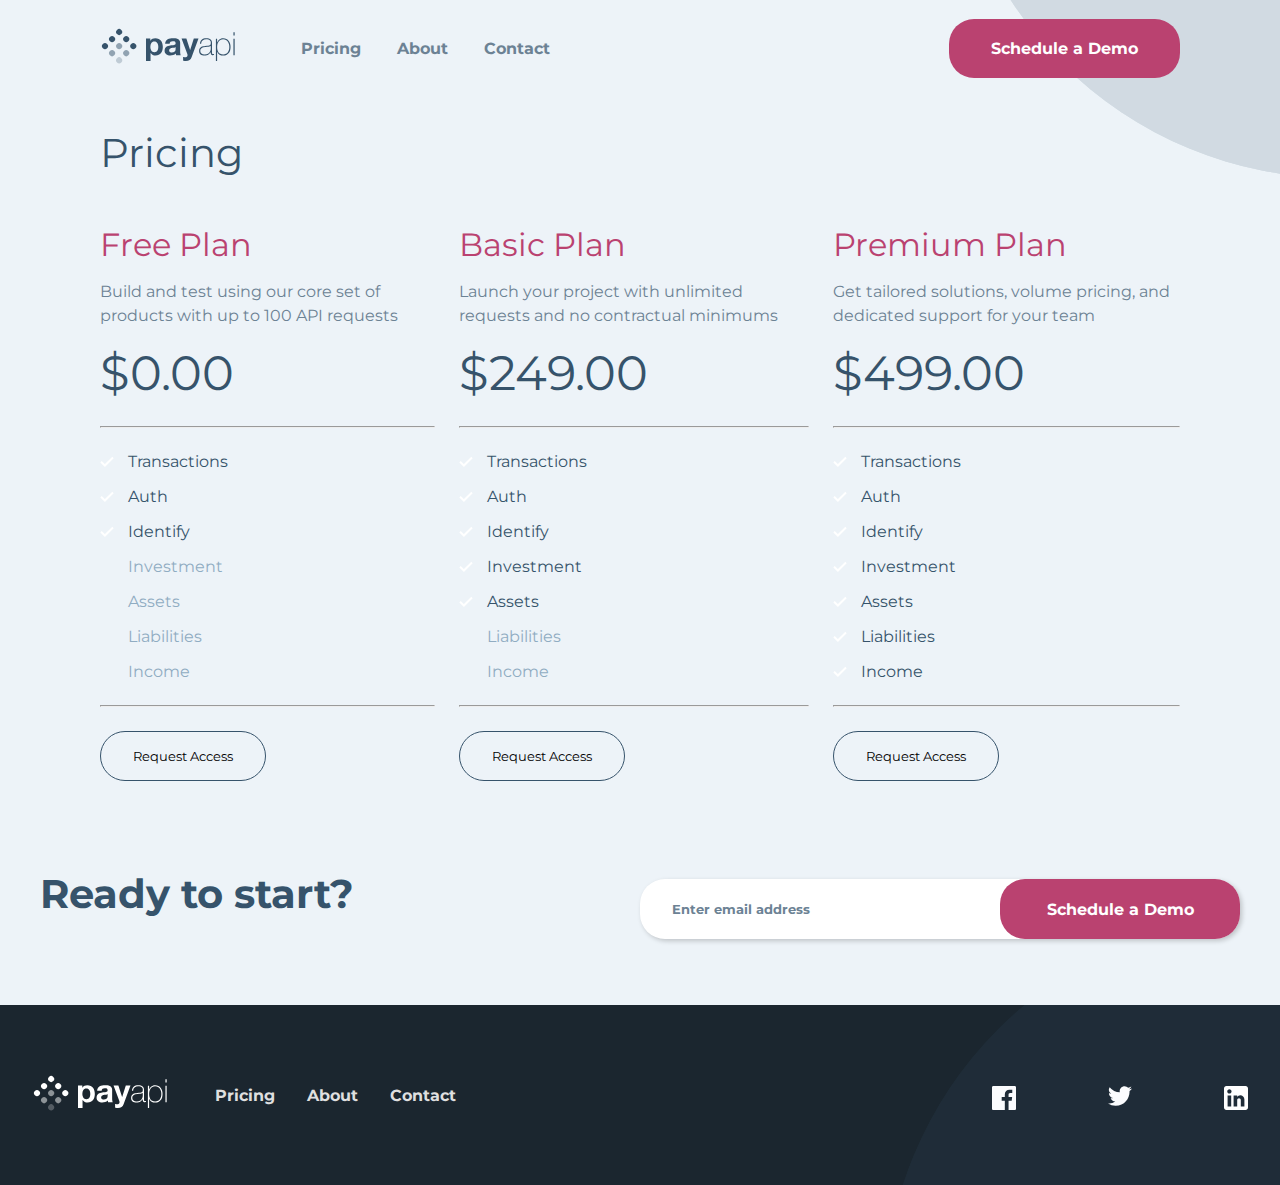
<file: pricing.html>
<!DOCTYPE html>
<html lang="en">
  <head>
    <meta charset="UTF-8" />
    <meta
      name="viewport"
      content="width=device-width,  initial-scale=1, minimum-scale=1"
    />
    <link
      href="https://fonts.googleapis.com/css2?family=Public+Sans&family=Roboto:wght@300;400&display=swap"
      rel="stylesheet"
    />
    <link
      rel="icon"
      type="image/png"
      sizes="32x32"
      href="assets/favicon-32x32.png"
    />
    <link rel="stylesheet" href="./styles/header-style.css" />
    <link rel="stylesheet" href="./styles/footer-style.css" />
    <link rel="stylesheet" href="./styles/cta-style.css" />
    <link rel="stylesheet" href="./styles/pricing-style.css" />

    <script src="./js/index.js" defer></script>
    <title>Frontend Mentor | PayAPI Website Challenge</title>
  </head>

  <body>
    <img
      class="bg--circle"
      src="./assets/shared/desktop/bg-pattern-circle.svg"
      alt=""
    />
    <header class="top--section__header">
      <div class="logo">
        <a href="./index.html"
          ><img src="./assets/shared/desktop/logo.svg" alt="logo"
        /></a>
      </div>
      <nav class="nav">
        <ul class="nav--items">
          <li class="nav--items__item"><a href="./pricing.html">Pricing</a></li>
          <li class="nav--items__item"><a href="./about.html">About</a></li>
          <li class="nav--items__item"><a href="./contact.html">Contact</a></li>
        </ul>
        <button class="global--cta--btn">Schedule a Demo</button>
      </nav>
      <div class="humberger--menu">
        <img src="./assets//shared/mobile/menu.svg" alt="" />
      </div>
    </header>

    <main>
      <h1 class="top--title">Pricing</h1>

      <section id="pracing--plans">
        <div class="pracing--plans__plan">
          <h1 class="pracing--plans__plan__title">Free Plan</h1>
          <p>
            Build and test using our core set of products with up to 100 API
            requests
          </p>
          <h1 class="pracing--plans__plan__price">$0.00</h1>

          <hr />

          <ul class="pracing--plans__plan__benefits">
            <li class="pracing--plans__plan__benefits__item">
              <img src="./assets/shared/desktop/icon-check.svg" alt="" />
              <span>Transactions</span>
            </li>

            <li class="pracing--plans__plan__benefits__item">
              <img src="./assets/shared/desktop/icon-check.svg" alt="" />
              <span>Auth</span>
            </li>

            <li class="pracing--plans__plan__benefits__item">
              <img src="./assets/shared/desktop/icon-check.svg" alt="" />
              <span>Identify</span>
            </li>

            <li class="pracing--plans__plan__benefits__item">
              <img
                class="not--included"
                src="./assets/shared/desktop/icon-check.svg"
                alt=""
              />
              <span class="not--included">Investment</span>
            </li>

            <li class="pracing--plans__plan__benefits__item">
              <img
                class="not--included"
                src="./assets/shared/desktop/icon-check.svg"
                alt=""
              />
              <span class="not--included">Assets</span>
            </li>

            <li class="pracing--plans__plan__benefits__item">
              <img
                class="not--included"
                src="./assets/shared/desktop/icon-check.svg"
                alt=""
              />
              <span class="not--included">Liabilities</span>
            </li>

            <li class="pracing--plans__plan__benefits__item">
              <img
                class="not--included"
                src="./assets/shared/desktop/icon-check.svg"
                alt=""
              />
              <span class="not--included">Income</span>
            </li>
          </ul>

          <hr />

          <button class="pracing--plans__plan__cta">Request Access</button>
        </div>

        <div class="pracing--plans__plan">
          <h1 class="pracing--plans__plan__title">Basic Plan</h1>
          <p>
            Launch your project with unlimited requests and no contractual
            minimums
          </p>
          <h1 class="pracing--plans__plan__price">$249.00</h1>

          <hr />

          <ul class="pracing--plans__plan__benefits">
            <li class="pracing--plans__plan__benefits__item">
              <img src="./assets/shared/desktop/icon-check.svg" alt="" />
              <span>Transactions</span>
            </li>

            <li class="pracing--plans__plan__benefits__item">
              <img src="./assets/shared/desktop/icon-check.svg" alt="" />
              <span>Auth</span>
            </li>

            <li class="pracing--plans__plan__benefits__item">
              <img src="./assets/shared/desktop/icon-check.svg" alt="" />
              <span>Identify</span>
            </li>

            <li class="pracing--plans__plan__benefits__item">
              <img src="./assets/shared/desktop/icon-check.svg" alt="" />
              <span>Investment</span>
            </li>

            <li class="pracing--plans__plan__benefits__item">
              <img src="./assets/shared/desktop/icon-check.svg" alt="" />
              <span>Assets</span>
            </li>

            <li class="pracing--plans__plan__benefits__item">
              <img
                class="not--included"
                src="./assets/shared/desktop/icon-check.svg"
                alt=""
              />
              <span class="not--included">Liabilities</span>
            </li>

            <li class="pracing--plans__plan__benefits__item">
              <img
                class="not--included"
                src="./assets/shared/desktop/icon-check.svg"
                alt=""
              />
              <span class="not--included">Income</span>
            </li>
          </ul>

          <hr />

          <button class="pracing--plans__plan__cta">Request Access</button>
        </div>

        <div class="pracing--plans__plan">
          <h1 class="pracing--plans__plan__title">Premium Plan</h1>
          <p>
            Get tailored solutions, volume pricing, and dedicated support for
            your team
          </p>
          <h1 class="pracing--plans__plan__price">$499.00</h1>

          <hr />

          <ul class="pracing--plans__plan__benefits">
            <li class="pracing--plans__plan__benefits__item">
              <img src="./assets/shared/desktop/icon-check.svg" alt="" />
              <span>Transactions</span>
            </li>

            <li class="pracing--plans__plan__benefits__item">
              <img src="./assets/shared/desktop/icon-check.svg" alt="" />
              <span>Auth</span>
            </li>

            <li class="pracing--plans__plan__benefits__item">
              <img src="./assets/shared/desktop/icon-check.svg" alt="" />
              <span>Identify</span>
            </li>

            <li class="pracing--plans__plan__benefits__item">
              <img src="./assets/shared/desktop/icon-check.svg" alt="" />
              <span>Investment</span>
            </li>

            <li class="pracing--plans__plan__benefits__item">
              <img src="./assets/shared/desktop/icon-check.svg" alt="" />
              <span>Assets</span>
            </li>

            <li class="pracing--plans__plan__benefits__item">
              <img src="./assets/shared/desktop/icon-check.svg" alt="" />
              <span>Liabilities</span>
            </li>

            <li class="pracing--plans__plan__benefits__item">
              <img src="./assets/shared/desktop/icon-check.svg" alt="" />
              <span>Income</span>
            </li>
          </ul>

          <hr />

          <button class="pracing--plans__plan__cta">Request Access</button>
        </div>
      </section>
    </main>

    <section class="global__cta">
      <h1>Ready to start?</h1>
      <div class="global--input--form">
        <input
          type="email"
          name="email"
          id="email"
          placeholder="Enter email address"
        />
        <button class="global--cta--btn">Schedule a Demo</button>
      </div>
    </section>

    <footer id="footer">
      <img
        class="footer__bg--circle"
        src="./assets/shared/desktop/bg-pattern-circle.svg"
        alt=""
      />

      <div class="footer__logo">
        <svg width="135" height="38" xmlns="http://www.w3.org/2000/svg">
          <g fill="white" fill-rule="evenodd">
            <path
              d="M50.544 33.934v-7.84h.064a5.36 5.36 0 002.128 1.84c.864.416 1.808.624 2.832.624 1.216 0 2.277-.235 3.184-.704a6.738 6.738 0 002.272-1.888 8.147 8.147 0 001.36-2.72 11.37 11.37 0 00.448-3.2c0-1.173-.15-2.299-.448-3.376-.299-1.077-.757-2.021-1.376-2.832a6.937 6.937 0 00-2.336-1.952c-.939-.49-2.059-.736-3.36-.736-1.024 0-1.963.203-2.816.608-.853.405-1.557 1.056-2.112 1.952h-.064v-2.112H46v22.336h4.544zm3.808-8.768c-.725 0-1.344-.15-1.856-.448a3.595 3.595 0 01-1.232-1.168 5.044 5.044 0 01-.672-1.68 9.192 9.192 0 01-.208-1.952c0-.683.064-1.344.192-1.984a4.98 4.98 0 01.656-1.696c.31-.49.715-.89 1.216-1.2.501-.31 1.125-.464 1.872-.464.725 0 1.339.155 1.84.464.501.31.912.715 1.232 1.216.32.501.55 1.072.688 1.712.139.64.208 1.29.208 1.952 0 .661-.064 1.312-.192 1.952-.128.64-.347 1.2-.656 1.68-.31.48-.715.87-1.216 1.168-.501.299-1.125.448-1.872.448zm15.882 3.392c1.024 0 2.027-.15 3.008-.448a5.921 5.921 0 002.56-1.568 6.52 6.52 0 00.32 1.6h4.608c-.213-.341-.363-.853-.448-1.536a17.288 17.288 0 01-.128-2.144v-8.608c0-1.003-.224-1.808-.672-2.416a4.603 4.603 0 00-1.728-1.424 7.733 7.733 0 00-2.336-.688 18.543 18.543 0 00-2.528-.176c-.917 0-1.83.09-2.736.272a7.809 7.809 0 00-2.448.912 5.448 5.448 0 00-1.792 1.696c-.47.704-.736 1.59-.8 2.656h4.544c.085-.896.384-1.536.896-1.92.512-.384 1.216-.576 2.112-.576.405 0 .784.027 1.136.08.352.053.661.16.928.32s.48.384.64.672c.16.288.24.677.24 1.168.021.47-.117.827-.416 1.072-.299.245-.704.432-1.216.56-.512.128-1.099.224-1.76.288-.661.064-1.333.15-2.016.256-.683.107-1.36.25-2.032.432a5.735 5.735 0 00-1.792.816c-.523.363-.95.848-1.28 1.456-.33.608-.496 1.381-.496 2.32 0 .853.144 1.59.432 2.208a4.17 4.17 0 001.2 1.536c.512.405 1.11.704 1.792.896a8.127 8.127 0 002.208.288zm1.696-3.008c-.363 0-.715-.032-1.056-.096a2.566 2.566 0 01-.896-.336 1.717 1.717 0 01-.608-.656c-.15-.277-.224-.619-.224-1.024 0-.427.075-.779.224-1.056.15-.277.347-.507.592-.688a2.98 2.98 0 01.864-.432c.33-.107.667-.192 1.008-.256.363-.064.725-.117 1.088-.16.363-.043.71-.096 1.04-.16.33-.064.64-.144.928-.24.288-.096.528-.23.72-.4v1.696c0 .256-.027.597-.08 1.024a3.428 3.428 0 01-.432 1.264c-.235.416-.597.773-1.088 1.072-.49.299-1.184.448-2.08.448zm13.962 8.384c1.557 0 2.773-.288 3.648-.864.874-.576 1.557-1.536 2.048-2.88L98.5 11.598h-4.704L90.18 22.926h-.064l-3.744-11.328H81.54l5.792 15.52c.128.32.192.661.192 1.024 0 .49-.144.939-.432 1.344-.288.405-.731.64-1.328.704-.448.021-.896.01-1.344-.032-.448-.043-.886-.085-1.312-.128v3.744c.469.043.933.08 1.392.112.458.032.922.048 1.392.048zm18.698-5.408c.789 0 1.514-.096 2.176-.288a6.581 6.581 0 001.776-.8c.522-.341.965-.73 1.328-1.168.362-.437.64-.901.832-1.392h.064v.864c0 .341.026.656.08.944.053.288.154.539.304.752.149.213.368.384.656.512.288.128.677.192 1.168.192.34 0 .672-.043.992-.128V26.99a5.835 5.835 0 01-.896.096c-.278 0-.491-.059-.64-.176a.961.961 0 01-.32-.464 2.357 2.357 0 01-.112-.64c-.011-.235-.016-.47-.016-.704v-9.568c0-1.259-.454-2.277-1.36-3.056-.907-.779-2.352-1.168-4.336-1.168-1.984 0-3.515.453-4.592 1.36-1.078.907-1.66 2.267-1.744 4.08h1.216c.085-1.472.58-2.57 1.488-3.296.906-.725 2.096-1.088 3.568-1.088.832 0 1.536.085 2.112.256.576.17 1.045.405 1.408.704.362.299.629.64.8 1.024.17.384.256.8.256 1.248 0 .576-.032 1.056-.096 1.44a1.64 1.64 0 01-.48.944c-.256.245-.635.437-1.136.576-.502.139-1.19.24-2.064.304l-1.888.16c-.662.064-1.35.17-2.064.32-.715.15-1.366.4-1.952.752a4.367 4.367 0 00-1.456 1.44c-.384.608-.576 1.392-.576 2.352 0 1.579.48 2.747 1.44 3.504.96.757 2.314 1.136 4.064 1.136zm.032-1.056c-1.344 0-2.4-.293-3.168-.88-.768-.587-1.152-1.488-1.152-2.704 0-.768.149-1.392.448-1.872.298-.48.688-.859 1.168-1.136a5.213 5.213 0 011.616-.592 20.778 20.778 0 011.792-.272l2.048-.192a16.93 16.93 0 002.032-.288c.608-.128 1.06-.373 1.36-.736v3.072c0 .213-.06.624-.176 1.232-.118.608-.39 1.237-.816 1.888-.427.65-1.046 1.227-1.856 1.728-.811.501-1.91.752-3.296.752zm12.49 6.56v-9.312h.063c.491 1.344 1.27 2.315 2.336 2.912 1.067.597 2.283.896 3.648.896 1.26 0 2.352-.213 3.28-.64a6.254 6.254 0 002.304-1.776c.608-.757 1.062-1.659 1.36-2.704.3-1.045.448-2.197.448-3.456 0-1.152-.149-2.25-.448-3.296-.298-1.045-.752-1.963-1.36-2.752a6.651 6.651 0 00-2.304-1.888c-.928-.47-2.02-.704-3.28-.704-.896 0-1.69.139-2.384.416a6.39 6.39 0 00-1.776 1.04c-.49.416-.885.87-1.184 1.36-.298.49-.512.939-.64 1.344h-.064v-3.776h-1.216V34.03h1.216zm6.047-6.56c-1.152 0-2.117-.208-2.896-.624a5.008 5.008 0 01-1.856-1.664c-.458-.693-.784-1.493-.976-2.4a13.637 13.637 0 01-.288-2.832c0-.981.107-1.925.32-2.832a7.152 7.152 0 011.04-2.416 5.407 5.407 0 011.872-1.696c.768-.427 1.696-.64 2.784-.64 1.11 0 2.054.219 2.832.656a5.599 5.599 0 011.904 1.728c.491.715.854 1.525 1.088 2.432.235.907.352 1.83.352 2.768 0 1.024-.122 1.99-.368 2.896-.245.907-.618 1.701-1.12 2.384a5.487 5.487 0 01-1.92 1.632c-.778.405-1.7.608-2.768.608zm11.498-18.88V5.294h-1.216V8.59h1.216zm0 19.552V11.694h-1.216v16.448h1.216z"
              fill-rule="nonzero"
            />
            <g>
              <circle
                transform="rotate(45 19.142 5)"
                cx="19.142"
                cy="5"
                r="3"
              />
              <circle
                transform="rotate(45 26.213 12.071)"
                cx="26.213"
                cy="12.071"
                r="3"
              />
              <circle
                transform="rotate(45 33.284 19.142)"
                cx="33.284"
                cy="19.142"
                r="3"
              />
              <circle
                transform="rotate(45 12.071 12.071)"
                cx="12.071"
                cy="12.071"
                r="3"
              />
              <circle
                opacity=".5"
                transform="rotate(45 19.142 19.142)"
                cx="19.142"
                cy="19.142"
                r="3"
              />
              <circle
                opacity=".5"
                transform="rotate(45 26.213 26.213)"
                cx="26.213"
                cy="26.213"
                r="3"
              />
              <circle
                transform="rotate(45 5 19.142)"
                cx="5"
                cy="19.142"
                r="3"
              />
              <circle
                opacity=".5"
                transform="rotate(45 12.071 26.213)"
                cx="12.071"
                cy="26.213"
                r="3"
              />
              <circle
                opacity=".25"
                transform="rotate(45 19.142 33.284)"
                cx="19.142"
                cy="33.284"
                r="3"
              />
            </g>
          </g>
        </svg>
      </div>

      <div class="social--link">
        <ul class="social--link__navigation--items">
          <li class="social--link__navigation--items__item">
            <a href="./pricing.html">Pricing</a>
          </li>
          <li class="social--link__navigation--items__item">
            <a href="./about.html">About</a>
          </li>
          <li class="social--link__navigation--items__item">
            <a href="./contact.html">Contact</a>
          </li>
        </ul>
        <ul class="social--link__links--items">
          <li>
            <a class="social-link-icon">
              <svg width="24" height="24" xmlns="http://www.w3.org/2000/svg">
                <path
                  d="M22.675 0H1.325C.593 0 0 .593 0 1.325v21.351C0 23.407.593 24 1.325 24H12.82v-9.294H9.692v-3.622h3.128V8.413c0-3.1 1.893-4.788 4.659-4.788 1.325 0 2.463.099 2.795.143v3.24l-1.918.001c-1.504 0-1.795.715-1.795 1.763v2.313h3.587l-.467 3.622h-3.12V24h6.116c.73 0 1.323-.593 1.323-1.325V1.325C24 .593 23.407 0 22.675 0z"
                  fill="#FBFCFE"
                  fill-rule="nonzero"
                />
              </svg>
            </a>
          </li>

          <li>
            <a class="social-link-icon">
              <svg width="24" height="20" xmlns="http://www.w3.org/2000/svg">
                <path
                  d="M24 2.557a9.83 9.83 0 01-2.828.775A4.932 4.932 0 0023.337.608a9.864 9.864 0 01-3.127 1.195A4.916 4.916 0 0016.616.248c-3.179 0-5.515 2.966-4.797 6.045A13.978 13.978 0 011.671 1.149a4.93 4.93 0 001.523 6.574 4.903 4.903 0 01-2.229-.616c-.054 2.281 1.581 4.415 3.949 4.89a4.935 4.935 0 01-2.224.084 4.928 4.928 0 004.6 3.419A9.9 9.9 0 010 17.54a13.94 13.94 0 007.548 2.212c9.142 0 14.307-7.721 13.995-14.646A10.025 10.025 0 0024 2.557z"
                  fill="#FBFCFE"
                  fill-rule="nonzero"
                />
              </svg>
            </a>
          </li>

          <li>
            <a class="social-link-icon">
              <svg width="24" height="24" xmlns="http://www.w3.org/2000/svg">
                <path
                  d="M21.6 0H2.4C1.08 0 0 1.08 0 2.4v19.2C0 22.92 1.08 24 2.4 24h19.2c1.32 0 2.4-1.08 2.4-2.4V2.4C24 1.08 22.92 0 21.6 0zM7.2 20.4H3.6V9.6h3.6v10.8zM5.4 7.56c-1.2 0-2.16-.96-2.16-2.16 0-1.2.96-2.16 2.16-2.16 1.2 0 2.16.96 2.16 2.16 0 1.2-.96 2.16-2.16 2.16zm15 12.84h-3.6v-6.36c0-.96-.84-1.8-1.8-1.8-.96 0-1.8.84-1.8 1.8v6.36H9.6V9.6h3.6v1.44c.6-.96 1.92-1.68 3-1.68 2.28 0 4.2 1.92 4.2 4.2v6.84z"
                  fill="#FFF"
                  fill-rule="nonzero"
                />
              </svg>
            </a>
          </li>
        </ul>
      </div>
    </footer>
  </body>
</html>
</file>
<file: styles/header-style.css>
/* Header Styling */

.top--section__header {
    display: flex;
    justify-content: space-between;
    align-items: center;
    padding: 24px 30px;
    
}

.nav {
    position: absolute;
    display: flex;
    flex-direction: column;
    justify-content: center;
    align-items: center;
    background-color: var(--side--nav-bg-color);
    top: 0;
    right: 0;
    height: 100vh;
    left: 0%;
    z-index: 100;
    transform: translateX(100%);
    transition: all ease-out 0.5s;
    text-align: center;
}

.nav.show {
    transform: translateX(0);
}

.nav--items {
    list-style-type: none;

}

.nav--items__item {
    margin: 32px;
}

.nav--items__item a {
    text-decoration: none;
    font-size: 1.5rem;
    color: white;
    transition: all ease-out 0.4s;
}

.nav--items__item a:hover {
    color: var(--light-san-juan-blue);
}

.humberger--menu {
    position: relative;
    cursor: pointer;
    z-index: 120;
}

@media only screen and (min-width: 768px) {
    .top--section__header {
        height: 10vh;
        padding: 42px;
    }

    .nav {
        position: static;
        flex-direction: row;
        justify-content: space-between;
        transform: translateX(0);
        transition: none;
        background-color: transparent;
    }

    .nav--items {
        display: flex;
        align-items: center;
    }

    .nav--items__item {
        margin: 18px;
    }

    .nav--items__item a {
        color: var(--light-san-juan-blue);
        font-weight: bold;
        cursor: pointer;
        font-size: 1rem;
    }

    .nav--items__item a:hover {
        color: var(--san-juan-blue);

    }

    .humberger--menu {
        display: none;
    }
}

@media only screen and (min-width: 992px) {
    .top--section__header {
        padding: 48px 100px;
    }

    .nav {
        flex: 1;
        margin-left: 48px;
    }
}
</file>
<file: styles/footer-style.css>
/* Footer Section Style */

#footer {
    position: relative;
    display: flex;
    flex-direction: column;
    overflow: hidden;
    align-items: center;
    background-color: var(--dark-bg-color);
    padding: 32px 0;

}

.footer__bg--circle {
    position: absolute;
    top: 40%;
    right: 50%;
    transform: translateX(50%);
}

.social--link {
    position: relative;
    display: flex;
    flex-direction: column;
    align-items: center;
    z-index: 2;
}

.social--link__navigation--items {
    list-style-type: none;
    margin-left: 32px;
}

.social--link__navigation--items__item {
    padding: 32px 0;
}

.social--link__navigation--items__item a {
    text-decoration: none;
    color: var(--dark-white-color);
    font-weight: bold;
    transition: all ease-out 0.4s;
}

.social--link__navigation--items__item a:hover {
    color: var(--light-san-juan-blue);
}

.social--link__links--items {
    list-style-type: none;
    display: flex;
    width: 40vw;
    margin-top: 10px;
    justify-content: space-between;
}

.social-link-icon:hover {
    cursor: pointer;
}

@media only screen and (min-width: 768px) {
    /* Footer Section Style */

    #footer {
        flex-direction: row;
        height: 20vh;
        padding: 32px;
    }

    .footer__bg--circle {
        top: -50%;
        right: -30%;
        transform: translateX(0);
    }

    .social--link {
        flex-direction: row;
        justify-content: space-between;
        flex: 1;

    }

    .social--link__navigation--items {
        display: flex;
    }

    .social--link__navigation--items__item {
        padding: 32px 16px;
    }

    .social--link__links--items {
        width: 20vw;
    }
}
</file>
<file: styles/cta-style.css>
input,
button {
    font-family: 'Montserrat', sans-serif;
}

.global--cta--btn {
    padding: 15px 42px;
    border-radius: 25px;
    border: 2px solid transparent;
    color: white;
    font-size: 1.2rem;
    background-color: var(--btn-dark-bg-color);
    cursor: pointer;
    transition: all ease-out 0.6s;
    font-weight: bold;
}

.global--cta--btn:hover {
    background-color: white;
    color: var(--san-juan-blue);
    border: 2px solid var(--btn-dark-bg-color);
}


.global__cta {
    display: flex;
    flex-direction: column;
    margin: 32px 16px;
    
}

.global__cta h1 {
    font-size: 2rem;
    text-align: center;
    color: var(--san-juan-blue);
}

.global--input--form {
    display: flex;
    flex-direction: column;
    align-items: center;
    margin: 0 16px;
}

.global--input--form input {
    appearance: none;
    border: none;
    border-radius: 25px;
    padding: 22px 32px;
    box-shadow: 2px 2px 5px rgba(0, 0, 0, 0.2);
    width: 100%;
    margin-top: 32px;
    font-weight: bold;
    color: var(--san-juan-blue);
}

.global--input--form input:focus {
    outline: none;
}

.global--input--form input::placeholder {
    color: var(--light-san-juan-blue);
}

.global--input--form button {
    width: 100%;
    margin: 16px 0;
    padding: 18px 42px;
}

@media only screen and (min-width: 500px) {
    .global__cta h1 {
        font-size: 2.5rem;
    }
}

@media only screen and (min-width: 768px) {
    .global--cta--btn {
        padding: 18px 28px;
        font-size: 1rem;
    }

    .global--input--form {
        position: relative;
        flex-direction: row;
        justify-content: center;
        border-radius: 25px;
        margin: 3rem 0 4rem 0;
    }

    .global--input--form input {
        margin-top: 0;
    }

    .global--input--form button {
        margin: 0;
        position: absolute;
        right: 0;
        top: 0;
        bottom: 0;
        width: 45%;
    }

    .global__cta {
        align-items: center;
    }

    .global__cta .global--input--form {
        width: 80%;
    }
}

@media only screen and (min-width: 992px) {
    .global--cta--btn {
        padding: 18px 28px;
        font-size: 1rem;
    }

    /* email input section */

    .global--input--form {
        margin: 3rem 0 1rem 0;
    }

    .global--input--form button {
        padding: 8px 20px;
        width: 45%;
    }

    .global__cta .global--input--form button {
        width: 40%;
    }
}

@media only screen and (min-width: 1100px) {
    .global--cta--btn {
        padding: 18px 40px;
    }
    
    .global__cta {
        flex-direction: row;
        justify-content: space-between;
        margin: 50px 40px;
    }

    .global__cta .global--input--form {
        width: 50%;
    }
}
</file>
<file: styles/index.css>
@import url('https://fonts.googleapis.com/css2?family=Montserrat:wght@400;700&display=swap');

:root {
    --btn-dark-bg-color: #ba4270;
    --btn-light-bg-color: #bd6084;
    --light-san-juan-blue: #6c8294;
    --san-juan-blue: #36536b;
    --side--nav-bg-color: rgb(27, 38, 47);
    --top-section-bg-color: #EDF3F8;
    --dark-bg-color: #1B262F;
    --dark-white-color: rgb(223, 223, 223);
}

* {
    box-sizing: border-box;
    margin: 0;
    padding: 0;
}

body {
    font-family: 'Montserrat', sans-serif;
    overflow-x: hidden;
}

/* Top Section Style */

#top--section {
    background-color: var(--top-section-bg-color);
    position: relative;
}

.top--section__bg--circle {
    position: absolute;
    top: -35%;
    left: 50%;
    transform: translateX(-50%);
}

/* Info Section Styling */

.top--section__info {
    position: relative;
    display: flex;
    flex-direction: column;
    align-items: center;
    z-index: 2;
}

/* 
.top--section__info__img--container img {} */

.top--section__info__desc {
    text-align: center;
}

.top--section__info__desc h1 {
    font-size: 2.1rem;
    color: var(--san-juan-blue);
    line-height: 1.5;
}

/* contact us section */

.top--section__info__desc__contact--us {
    margin: 16px 0 64px 0;
}

.top--section__info__desc__contact--us span {
    color: var(--san-juan-blue);
}

.top--section__info__desc__contact--us a {
    color: var(--san-juan-blue);
    font-weight: bold;
}

/* our partner section style */

#our--partner {
    position: relative;
    display: flex;
    flex-direction: column;
    align-items: center;
    background-color: var(--dark-bg-color);
    overflow: hidden;
}

.our--partner__bg--circle {
    position: absolute;
    bottom: 80%;
}

.our--partner__logos {
    margin: 100px 20px 80px 20px;
    order: -1;
    display: grid;
    grid-template-columns: repeat(2, 1fr);
    row-gap: 38px;
    column-gap: 20px;

}

.our-partner__info {
    text-align: center;
}

.our-partner__info h1 {
    font-size: 2.5rem;
    margin: 16px 8px;
    color: white;
}

.our-partner__info p {
    line-height: 1.5;
    color: var(--dark-white-color);
    margin: 0 10px;
}

.our-partner__info button {
    margin: 36px 0 80px 0;
    padding: 25px 30px;
    border-radius: 40px;
    border: 2px solid white;
    background-color: transparent;
    color: white;
    cursor: pointer;
    font-size: 1.5rem;
    font-weight: bold;
    transition: all ease-out 0.5s;
}

.our-partner__info button:hover {
    color: var(--san-juan-blue);
    background-color: white;
}

/* Features Section Styly */

#features {
    color: var(--san-juan-blue);
    text-align: center;
}

.features__easy--implemention,
.features__simple--ui,
.features__advantage {
    display: flex;
    flex-direction: column;
    align-items: center;

}

.features__easy--implemention__img {
    margin-right: 50px;
}

.features__easy--implemention__img img {
    width: 100%;
}

.features__easy--implemention__info {
    margin: 32px 0 48px 0;
}

.features__easy--implemention__info h1,
.features__simple--ui__info h1 {
    font-size: 2rem;
}

.features__easy--implemention__info p,
.features__simple--ui__info p {
    color: var(--light-san-juan-blue);
    line-height: 1.5;
    margin: 32px 28px;
}

.features__simple--ui__img {
    order: -1;
}

.features__simple--ui__img img {
    width: 100%;
    margin-left: 16px;
}


.features__advantage__finances,
.features__advantage__banking--overage,
.features__advantage__consumer--payments {
    margin: 28px 0;
}

.features__advantage__finances h1,
.features__advantage__banking--overage h1,
.features__advantage__consumer--payments h1 {
    margin: 16px 0;
}

.features__advantage__finances p,
.features__advantage__banking--overage p,
.features__advantage__consumer--payments p {
    line-height: 1.5;
    margin: 0 28px;
}

@media only screen and (min-width: 500px) {
    .top--section__info__desc h1 {
        font-size: 2.5rem;
    }

    .line--break {
        display: block;
    }

    .features__easy--implemention__info h1,
    .features__simple--ui__info h1 {
        font-size: 2.5rem;
    }
}

@media only screen and (min-width: 768px) {
    /* Info Section Styling */

    .top--section__info__desc {
        width: 80%;
    }

    .line--break {
        display: block;
    }

    .desktop--line--break,
    .line--break:nth-child(1) {
        display: inline;
    }

    /* our partner section style */

    .our--partner__logos {
        grid-template-columns: repeat(3, 1fr);
    }

    .our-partner__info p {
        line-height: 2;
        padding: 0 80px;
    }

    /* Features Section Styly */

    .features__easy--implemention__info p,
    .features__simple--ui__info p {
        color: var(--light-san-juan-blue);
        line-height: 1.5;
        margin: 32px 80px;
    }

    .features__advantage {
        flex-direction: row;

    }
}

@media only screen and (min-width: 992px) {

    .top--section__bg--circle {
        bottom: 70%;
        right: 0;
        transform: translateX(0);
    }

    /* Info Section Styling */

    .top--section__info {
        flex-direction: row;
    }

    .line--break {
        display: inline;
    }

    .desktop--line--break {
        display: block;
    }

    .top--section__info__img--container {
        flex: 1;
        display: flex;
        justify-content: center;
    }

    .top--section__info__desc {
        text-align: left;
        order: -1;
        flex: 1;
        padding-left: 100px;
    }

    /* contact us section */

    .top--section__info__desc__contact--us {
        margin: 0 2rem;
    }

    /* our partner section style */
    .our--partner__bg--circle {
        position: absolute;
        top: -70%;
        left: -20%;
    }

    /* Features Section Styly */

    .features__easy--implemention__img {
        flex: 1;
    }

    .features__easy--implemention__info {
        flex: 1;
    }

    .features__simple--ui__info {
        order: -1;
    }

    .features__simple--ui__img {
        order: -1;
    }

    .features__simple--ui__img img {
        width: 100%;
        margin-left: 16px;
    }

    .features__easy--implemention,
    .features__simple--ui {
        flex-direction: row;
    }
}

@media only screen and (min-width: 1100px) {

    .top--section__info__desc h1 {
        font-size: 3rem;
    }

    #our--partner {
        flex-direction: row;
        padding: 80px 100px;
    }

    .our--partner__logos {
        margin: 32px;
        order: 2;
    }

    .our-partner__info {
        text-align: left;
        position: relative;
        z-index: 2;
    }

    .our-partner__info h1 {
        margin: 1rem 0;
    }

    .our-partner__info p {
        line-height: 2;
        padding: 0;
    }

    .our-partner__info button {
        margin: 36px 0 0 0;
    }
}
</file>
<file: styles/about-style.css>
@import url('https://fonts.googleapis.com/css2?family=Montserrat:wght@400;700&display=swap');

:root {
    --btn-dark-bg-color: #ba4270;
    --btn-light-bg-color: #bd6084;
    --light-san-juan-blue: #6c8294;
    --san-juan-blue: #36536b;
    --side--nav-bg-color: rgb(27, 38, 47);
    --top-section-bg-color: #EDF3F8;
    --dark-bg-color: #1B262F;
    --dark-white-color: rgb(223, 223, 223);
    --light-blue: #90acc2;
}

* {
    box-sizing: border-box;
    margin: 0;
    padding: 0;
}

html {
    overflow-x: hidden;
}

body {
    font-family: 'Montserrat', sans-serif;
    overflow-x: hidden;
    position: relative;
    background-color: var(--top-section-bg-color);
}

.bg-circle {
    position: absolute;
    right: -15%;
    bottom: 90%;
}

h1 {
    font-weight: normal;
    color: var(--san-juan-blue);
}

.top--title {
    font-size: 2rem;
    margin: 32px 0;
    padding: 0 10px;
    text-align: center;
}

.about--us__items {
    padding: 0 10px;
    text-align: center;
}

.about--us__item {
    display: flex;
    flex-direction: column;
    align-items: center;
    margin: 48px 0;

}

.about--us__item h1 {
    width: 250px;
    font-weight: bold;
    margin: 16px 0;
}

.about--us__item p {
    flex: 1;
    color: var(--light-san-juan-blue);
    line-height: 1.5;
}

.about--us__img__bg--circle {
    display: none;
}

.about--us__img__main--img{
    width: 100%;
}

.about--us__numbers {
    display: flex;
    flex-direction: column;
    text-align: center;
    margin: 32px 10px;
}

.about--us__numbers__item {
    flex: 1;
}

.about--us__numbers__item .hide {
    display: none;
}

.about--us__numbers__item:nth-child(2) {
    margin: 0 28px;
}

.about--us__numbers__item p {
    color: var(--light-san-juan-blue);
    margin: 16px 0;
}

.about--us__numbers__item h1 {
    font-size: 3rem;
    color: var(--btn-dark-bg-color);
    margin-bottom: 16px;
}

@media only screen and (min-width: 768px){
    .top--title {
        padding: 0 100px;
    }

    .about--us__items {
        padding: 0 100px;
    }

    .about--us__numbers {
        padding: 32px 100px;
    }
}

@media only screen and (min-width: 992px) {
    .top--title {
        text-align: left;
        font-size: 3rem;
    }

    .line-break {
        display: block;
    }

    .about--us__items {
        text-align: left;
    }

    .about--us__item {
        flex-direction: row;
        align-items: stretch;
        justify-content: stretch;
    }

    .about--us__img {
        position: relative;
    }

    .about--us__img__bg--circle {
        position: absolute;
        display: block;
        top: -30%;
        left: -30%;
        z-index: -1;
    }

    .about--us__numbers {
        flex-direction: row;
        text-align: left;
    }
    
    .about--us__numbers__item .hide {
        display: block;
    }
}
</file>
<file: styles/contact-style.css>
@import url('https://fonts.googleapis.com/css2?family=Montserrat:wght@400;700&display=swap');

:root {
    --btn-dark-bg-color: #ba4270;
    --btn-light-bg-color: #bd6084;
    --light-san-juan-blue: #6c8294;
    --san-juan-blue: #36536b;
    --side--nav-bg-color: rgb(27, 38, 47);
    --top-section-bg-color: #EDF3F8;
    --dark-bg-color: #1B262F;
    --dark-white-color: rgb(223, 223, 223);
    --light-blue: #90acc2;
}

* {
    box-sizing: border-box;
    margin: 0;
    padding: 0;
}

html {
    overflow-x: hidden;
}

body {
    font-family: 'Montserrat', sans-serif;
    overflow-x: hidden;
    position: relative;
    background-color: var(--top-section-bg-color);
}

main {
    padding: 0 10px;
}

h1 {
    font-weight: normal;
    color: var(--san-juan-blue);
}

input,
textarea {
    font-family: 'Montserrat', sans-serif;
}

.top-title {
    font-size: 1.5rem;
    margin-top: 48px;
    text-align: center;
}

#contact--us {
    display: flex;
    flex-direction: column;
    margin: auto;
}

.contact--us__form {
    flex: 1;
    width: 100%;
    margin-right: 48px;
}

.contact--us__form input:not(.contact--us__checkbox input),
.contact--us__form textarea {
    display: block;
    width: 100%;
    margin: 26px 0;
    font-size: 1rem;
    color: var(--san-juan-blue);
    padding: 16px;
    border: none;
    border-bottom: 1px solid var(--light-san-juan-blue);
    background-color: var(--top-section-bg-color);
}

.contact--us__form input:focus:not(.contact--us__checkbox input),
.contact--us__form textarea:focus {
    outline: none;
    border-bottom: 1px solid var(--san-juan-blue);
}

.contact--us__checkbox {
    display: flex;
    align-items: center;
}

.contact--us__checkbox input {
    position: relative;
    appearance: none;
    width: 20px;
    height: 15px;
    margin-right: 10px;
    background-color: var(--light-san-juan-blue);
    display: grid;
    place-items: center;
}

.contact--us__checkbox input::after {
    content: '';
    background-image: url('../assets/shared/desktop/icon-check.svg');
    background-repeat: no-repeat;
    background-position: center;
    position: absolute;
    width: 10px;
    height: 10px;
    display: none;
}

.contact--us__checkbox input.active::after {
    display: block;
}

.contact--us__checkbox input:checked {
    background-color: var(--btn-dark-bg-color);
}

.contact--us__checkbox span {
    color: var(--light-san-juan-blue);
    font-size: 12px;
}

.contact--us__checkbox span.active {
    color: var(--san-juan-blue);
}

.contact--us__form button {
    padding: 16px 38px;
    background-color: var(--top-section-bg-color);
    border: 1px solid var(--san-juan-blue);
    border-radius: 25px;
    cursor: pointer;
    margin: 32px 0;
    transition: all 0.5s ease-out;
    font-size: 1rem;
    color: var(--san-juan-blue);
}

.contact--us__form button:hover {
    background-color: var(--san-juan-blue);
    color: white;
}

.contact--us__our--partner {
    flex: 1;
    display: flex;
    flex-direction: column;
    justify-content: center;
    margin: 48px 0;
    text-align: center;
}

.contact--us__our--partner__logos {
    display: grid;
    grid-template-columns: repeat(2, 1fr);
    row-gap: 32px;
    column-gap: 16px;
    margin-top: 48px;
    place-items: center;
}

@media only screen and (min-width: 500px) {
    main {
        padding: 0 50px;
    }

    .top-title {
        font-size: 2rem;
    }

    .contact--us__checkbox input {
        width: 20px;
        height: 20px;
    }

    .contact--us__checkbox input::after {
        width: 20px;
        height: 20px;
    }

    .contact--us__checkbox span {
        font-size: 16px;
    }

}


@media only screen and (min-width: 768px) {
    .top-title {
        font-size: 3rem;
    }

    main {
        padding: 0 100px;
    }

    .contact--us__checkbox input {
        width: 30px;
        height: 30px;
    }

    .contact--us__our--partner {
        text-align: left;
    }

    .contact--us__our--partner__logos {
        grid-template-columns: repeat(3, 1fr);
        place-items: start;
    }
}

@media only screen and (min-width: 1100px) {

    .top-title {
        text-align: left;
    }

    .line-break {
        display: block;
    }

    #contact--us {
        flex-direction: row;
        width: 100%;
    }

    .contact--us__form {
        margin: 0 48px 0 0;
    }

    .contact--us__checkbox input {
        width: 30px;
        height: 30px;
    }

    .contact--us__our--partner {
        margin: 0 0 0 48px;
    }
}
</file>
<file: styles/pricing-style.css>
@import url('https://fonts.googleapis.com/css2?family=Montserrat:wght@400;700&display=swap');

:root {
    --btn-dark-bg-color: #ba4270;
    --btn-light-bg-color: #bd6084;
    --light-san-juan-blue: #6c8294;
    --san-juan-blue: #36536b;
    --side--nav-bg-color: rgb(27, 38, 47);
    --top-section-bg-color: #EDF3F8;
    --dark-bg-color: #1B262F;
    --dark-white-color: rgb(223, 223, 223);
    --light-blue: #90acc2;
}

* {
    box-sizing: border-box;
    margin: 0;
    padding: 0;
}

html {
    overflow-x: hidden;
}

body {
    font-family: 'Montserrat', sans-serif;
    overflow-x: hidden;
    position: relative;
    background-color: var(--top-section-bg-color);
}

.bg--circle {
    position: absolute;
    right: -35%;
    bottom: 90%;
}

main {
    padding: 0 100px;
}

.top--title {
    font-size: 2.5rem;
    font-weight: normal;
    color: var(--san-juan-blue);
    margin-top: 32px;
    text-align: center;
}

#pracing--plans {
    margin: 48px 0;
    display: flex;
    flex-direction: column;
    align-items: center;
    text-align: center;
}

#pracing--plans div:nth-child(2) {
    margin: 24px 0;
}

.pracing--plans__plan__title {
    color: var(--btn-dark-bg-color);
    font-weight: normal;
}

.pracing--plans__plan p {
    margin: 16px 0;
    line-height: 1.5;
    color: var(--light-san-juan-blue);
}

.pracing--plans__plan__price {
    font-weight: normal;
    color: var(--san-juan-blue);
    font-size: 3rem;
}

hr {
    margin: 24px 0;
}

.pracing--plans__plan__benefits {
    list-style-type: none;
}

.pracing--plans__plan__benefits__item {
    margin: 16px auto;
    width: 150px;
    text-align: left;
}

.pracing--plans__plan__benefits__item span {
    color: var(--san-juan-blue);
    margin-left: 10px;
}

.pracing--plans__plan__benefits__item img.not--included {
    visibility: hidden;
}

.pracing--plans__plan__benefits__item .not--included {
    color: var(--light-blue);
}

.pracing--plans__plan__cta {
    padding: 16px 32px;
    border-radius: 25px;
    background-color: transparent;
    border: 1px solid var(--san-juan-blue);
    cursor: pointer;
    transition: all 0.5s ease-out;
}

.pracing--plans__plan__cta:hover {
    background-color: var(--san-juan-blue);
    color: white;
}

@media only screen and (min-width: 992px) {
    .bg--circle {
        bottom: 85%;
    }

    .top--title {
        text-align: left;
    }

    #pracing--plans {
        flex-direction: row;
        text-align: left;
    }

    #pracing--plans div:nth-child(2) {
        margin: 0 24px;
    }

    .pracing--plans__plan__benefits__item {
        margin: 16px 0;
    }
}
</file>
